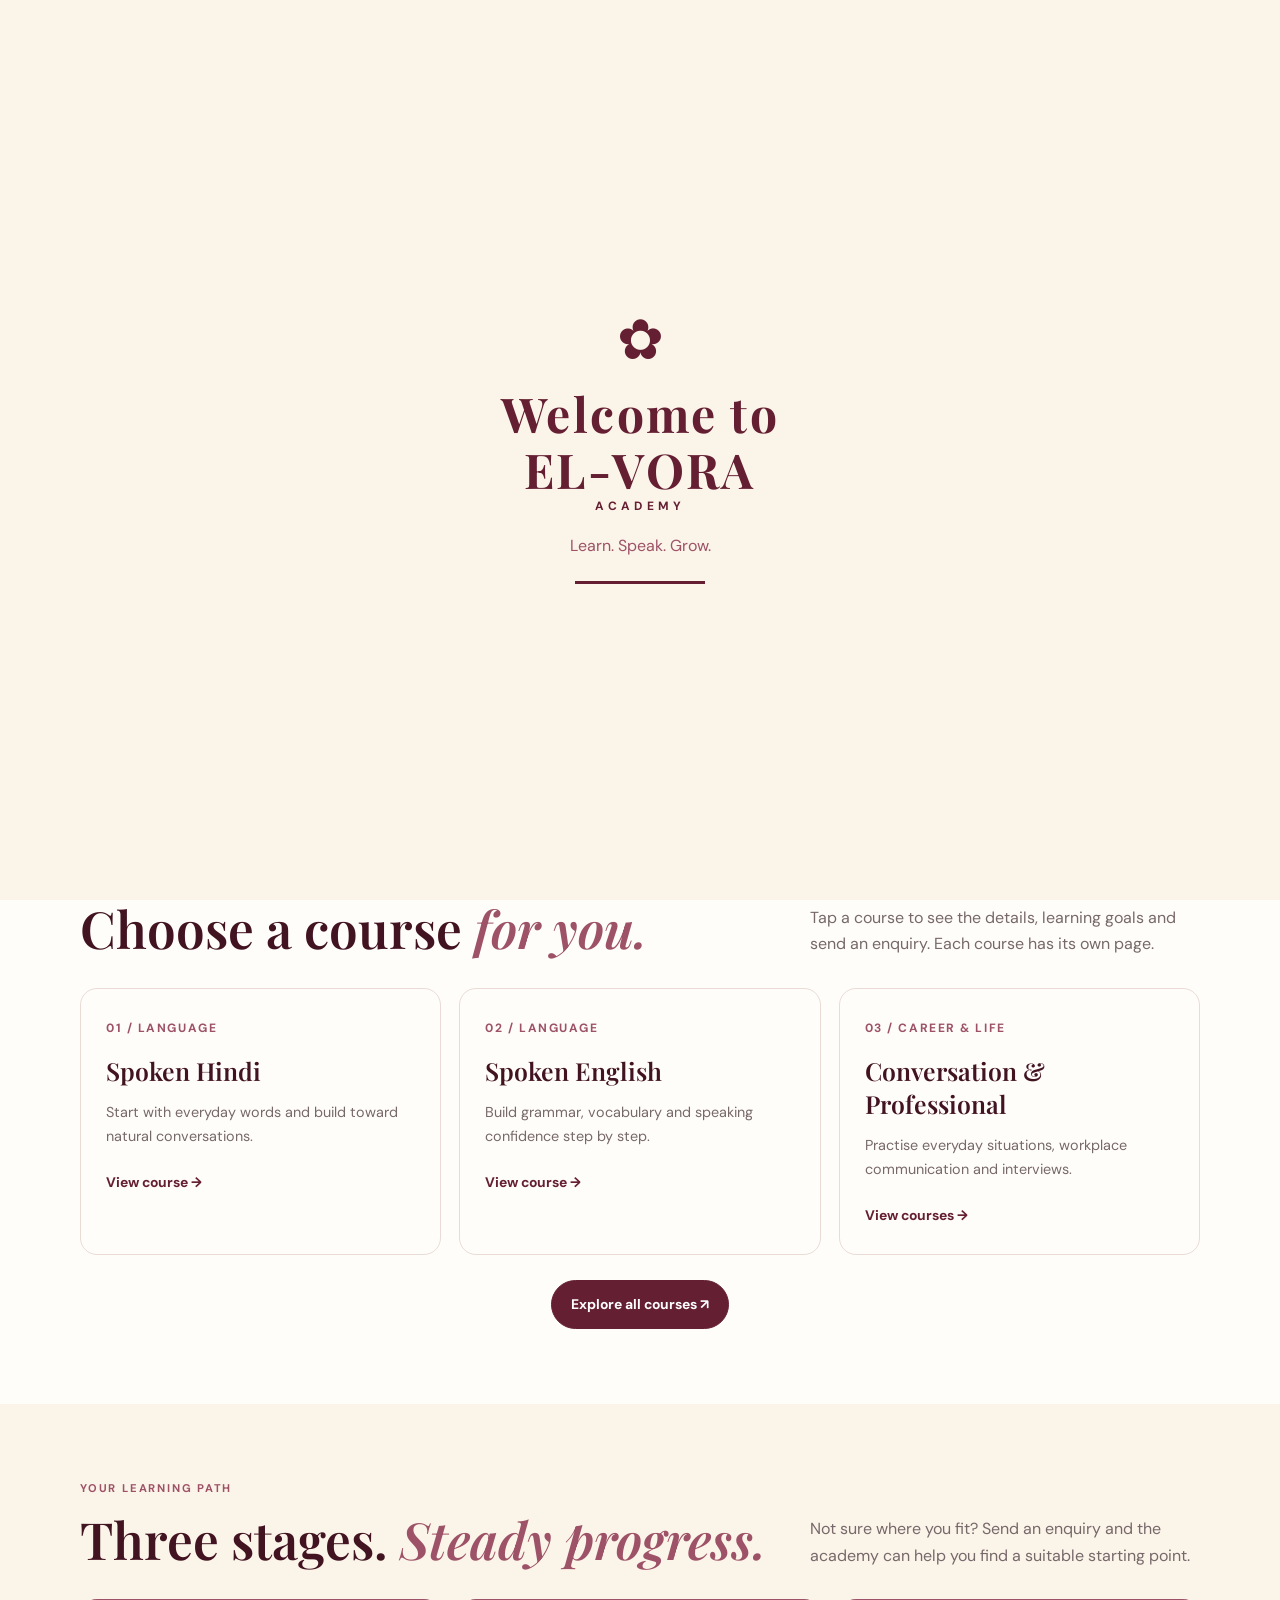
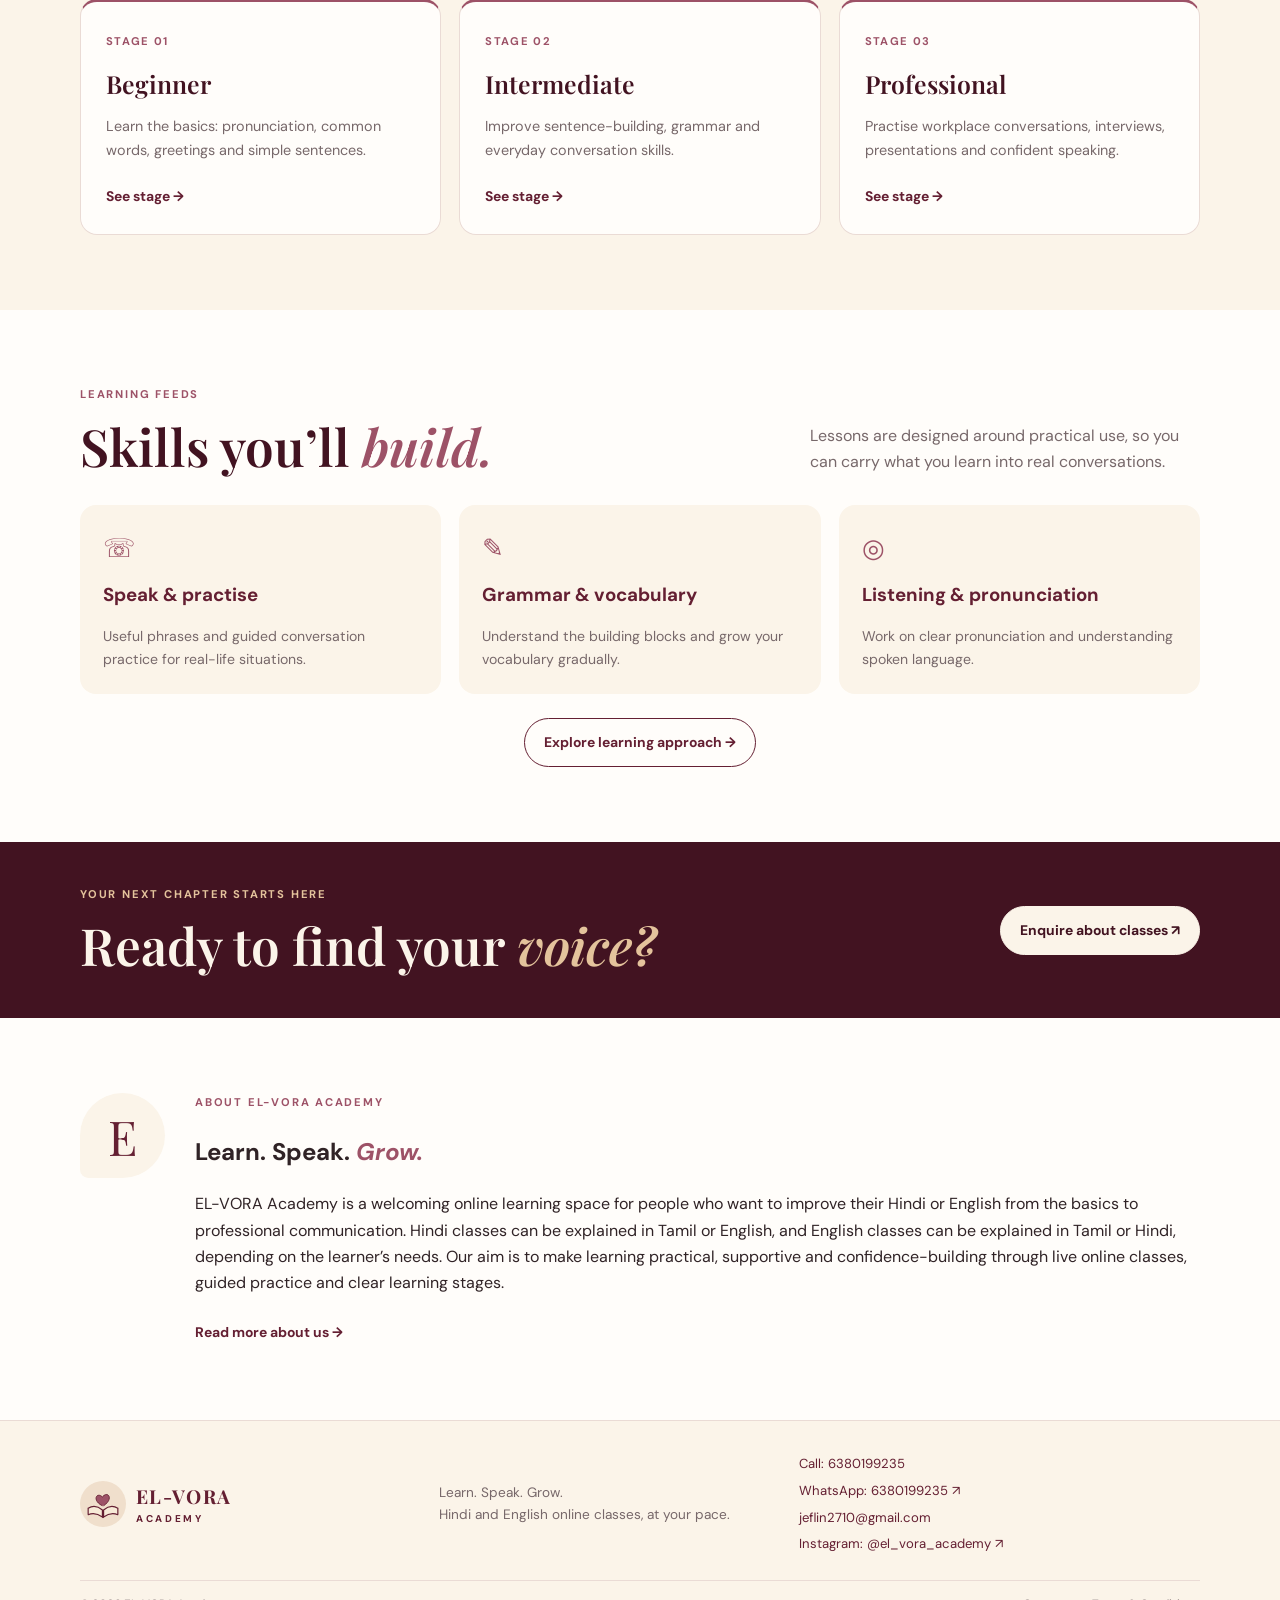
<file: index.html>
<!doctype html><html lang="en"><head><meta charset="utf-8"><meta name="viewport" content="width=device-width,initial-scale=1"><meta name="theme-color" content="#641f32"><meta name="description" content="EL-VORA Academy online Hindi and English classes"><title>EL-VORA Academy | Learn. Speak. Grow.</title><link rel="stylesheet" href="style.css"></head><body><div class="splash" id="splash"><div class="splash-inner"><div class="splash-logo">✿</div><div class="splash-name" style="font-size:3rem;font-weight:700;letter-spacing:.05em;line-height:1.15">Welcome to<br>EL-VORA</div><div class="splash-sub">ACADEMY</div><p>Learn. Speak. Grow.</p><div class="bar"><span></span></div></div></div><script>try{if(!sessionStorage.getItem('elvoraSplashSeen')){document.documentElement.classList.add('show-splash');setTimeout(()=>{document.getElementById('splash')?.remove();document.documentElement.classList.remove('show-splash');sessionStorage.setItem('elvoraSplashSeen','1')},2000)}else{document.getElementById('splash')?.remove()}}catch(e){document.getElementById('splash')?.remove()}</script><div class="announcement">Live online classes · Hindi & English with Tamil support</div><header class="header"><a class="brand" href="index.html"><svg viewBox="0 0 64 64" aria-hidden="true"><path d="M7 39 Q19 32 31 42 L31 54 Q19 45 7 50Z" fill="#f7ead7" stroke="#641f32" stroke-width="2"/><path d="M57 39Q45 32 33 42V54Q45 45 57 50Z" fill="#f7ead7" stroke="#641f32" stroke-width="2"/><path d="M32 42V55" stroke="#641f32" stroke-width="2"/><path d="M31 35C13 26 21 11 31 20C40 9 51 23 33 35" fill="#9d5267" stroke="#641f32" stroke-width="1.5"/></svg><span><strong>EL-VORA</strong><small>ACADEMY</small></span></a><button class="menu" id="menu" aria-label="Toggle menu">☰</button><nav class="nav" id="nav"><a href="courses.html">Courses</a><a href="levels.html">Learning stages</a><a href="learning.html">Learning feeds</a><a href="why-us.html">Why EL-VORA</a><a href="about.html">About</a><a href="contact.html">Contact</a><a class="pill" href="enquire.html">Enquire now ↗</a></nav></header><main>
<section class="wrap hero"><div><div class="eyebrow">YOUR LANGUAGE JOURNEY STARTS HERE</div><h1>New language.<br><em>New confidence.</em></h1><p>Learn Hindi and English from scratch with friendly online classes and explanations in the language that feels right for you.</p><div class="actions"><a class="btn primary" href="courses.html">Explore courses ↗</a><a class="btn secondary" href="enquire.html">Enquire now</a></div><p><strong>Hindi · English · Tamil support</strong><br><small>Beginner to professional level.</small></p></div><div class="hero-art"><div class="orb"></div><div class="book"><small>EL-VORA LANGUAGE STUDIO</small><div>Learn.<br><em>Speak.</em><br>Grow.</div><b>HINDI · ENGLISH</b></div><div class="float one">✦ <strong>Live online classes</strong></div><div class="float two">✓ Small batches · Personal attention</div></div></section>
<section class="strip"><div><strong>अ · Hindi classes</strong><small>Learn through Tamil or English</small></div><div><strong>Aa · English classes</strong><small>Learn through Tamil or Hindi</small></div><div><strong>◎ Online learning</strong><small>Learn from wherever you are</small></div></section>
<section class="wrap section"><div class="section-heading"><div><div class="eyebrow">EXPLORE YOUR OPTIONS</div><h2>Choose a course <em>for you.</em></h2></div><p>Tap a course to see the details, learning goals and send an enquiry. Each course has its own page.</p></div><div class="grid3"><article class="tile"><span class="num">01 / LANGUAGE</span><h3>Spoken Hindi</h3><p>Start with everyday words and build toward natural conversations.</p><a class="link" href="hindi.html">View course →</a></article><article class="tile"><span class="num">02 / LANGUAGE</span><h3>Spoken English</h3><p>Build grammar, vocabulary and speaking confidence step by step.</p><a class="link" href="english.html">View course →</a></article><article class="tile"><span class="num">03 / CAREER & LIFE</span><h3>Conversation & Professional</h3><p>Practise everyday situations, workplace communication and interviews.</p><a class="link" href="professional-communication.html">View courses →</a></article></div><div style="text-align:center;margin-top:25px"><a class="btn primary" href="courses.html">Explore all courses ↗</a></div></section>
<section class="stages"><div class="wrap section"><div class="section-heading"><div><div class="eyebrow">YOUR LEARNING PATH</div><h2>Three stages. <em>Steady progress.</em></h2></div><p>Not sure where you fit? Send an enquiry and the academy can help you find a suitable starting point.</p></div><div class="grid3"><article class="tile stage"><span class="label">STAGE 01</span><h3>Beginner</h3><p>Learn the basics: pronunciation, common words, greetings and simple sentences.</p><a class="link" href="levels.html#beginner">See stage →</a></article><article class="tile stage"><span class="label">STAGE 02</span><h3>Intermediate</h3><p>Improve sentence-building, grammar and everyday conversation skills.</p><a class="link" href="levels.html#intermediate">See stage →</a></article><article class="tile stage"><span class="label">STAGE 03</span><h3>Professional</h3><p>Practise workplace conversations, interviews, presentations and confident speaking.</p><a class="link" href="levels.html#professional">See stage →</a></article></div></div></section>
<section class="wrap section"><div class="section-heading"><div><div class="eyebrow">LEARNING FEEDS</div><h2>Skills you’ll <em>build.</em></h2></div><p>Lessons are designed around practical use, so you can carry what you learn into real conversations.</p></div><div class="feed-grid"><article class="feed"><div class="symbol">☏</div><h3>Speak & practise</h3><p>Useful phrases and guided conversation practice for real-life situations.</p></article><article class="feed"><div class="symbol">✎</div><h3>Grammar & vocabulary</h3><p>Understand the building blocks and grow your vocabulary gradually.</p></article><article class="feed"><div class="symbol">◎</div><h3>Listening & pronunciation</h3><p>Work on clear pronunciation and understanding spoken language.</p></article></div><div style="text-align:center;margin-top:24px"><a class="btn secondary" href="learning.html">Explore learning approach →</a></div></section>
<section class="cta"><div class="wrap cta-inner"><div><div class="eyebrow" style="color:#e4c39c">YOUR NEXT CHAPTER STARTS HERE</div><h2>Ready to find your <em>voice?</em></h2></div><a class="btn" style="background:var(--cream);color:var(--dark);border-color:var(--cream)" href="enquire.html">Enquire about classes ↗</a></div></section>
<section class="wrap section"><div class="about"><div class="about-mark">E</div><div><div class="eyebrow">ABOUT EL-VORA ACADEMY</div><h2>Learn. Speak. <em>Grow.</em></h2><p>EL-VORA Academy is a welcoming online learning space for people who want to improve their Hindi or English from the basics to professional communication. Hindi classes can be explained in Tamil or English, and English classes can be explained in Tamil or Hindi, depending on the learner’s needs. Our aim is to make learning practical, supportive and confidence-building through live online classes, guided practice and clear learning stages.</p><a class="link" href="about.html">Read more about us →</a></div></div></section>
</main><footer><div class="footer-main"><a class="brand" href="index.html"><svg viewBox="0 0 64 64" aria-hidden="true"><path d="M7 39 Q19 32 31 42 L31 54 Q19 45 7 50Z" fill="#f7ead7" stroke="#641f32" stroke-width="2"/><path d="M57 39Q45 32 33 42V54Q45 45 57 50Z" fill="#f7ead7" stroke="#641f32" stroke-width="2"/><path d="M32 42V55" stroke="#641f32" stroke-width="2"/><path d="M31 35C13 26 21 11 31 20C40 9 51 23 33 35" fill="#9d5267" stroke="#641f32" stroke-width="1.5"/></svg><span><strong>EL-VORA</strong><small>ACADEMY</small></span></a><p>Learn. Speak. Grow.<br>Hindi and English online classes, at your pace.</p><div class="footer-links"><a href="tel:6380199235">Call: 6380199235</a><a href="https://wa.me/916380199235" target="_blank" rel="noopener">WhatsApp: 6380199235 ↗</a><a href="mailto:jeflin2710@gmail.com">jeflin2710@gmail.com</a><a href="https://instagram.com/el_vora_academy" target="_blank" rel="noopener">Instagram: @el_vora_academy ↗</a></div></div><div class="footer-bottom"><span>© <span class="year"></span> EL-VORA Academy</span><span class="footer-policy"><a href="contact.html">Contact us</a> · <a href="terms.html">Terms &amp; Conditions</a></span></div></footer><script>document.getElementById('menu')?.addEventListener('click',()=>document.getElementById('nav').classList.toggle('open'));document.querySelectorAll('.year').forEach(x=>x.textContent=new Date().getFullYear());</script></body></html>
</file>
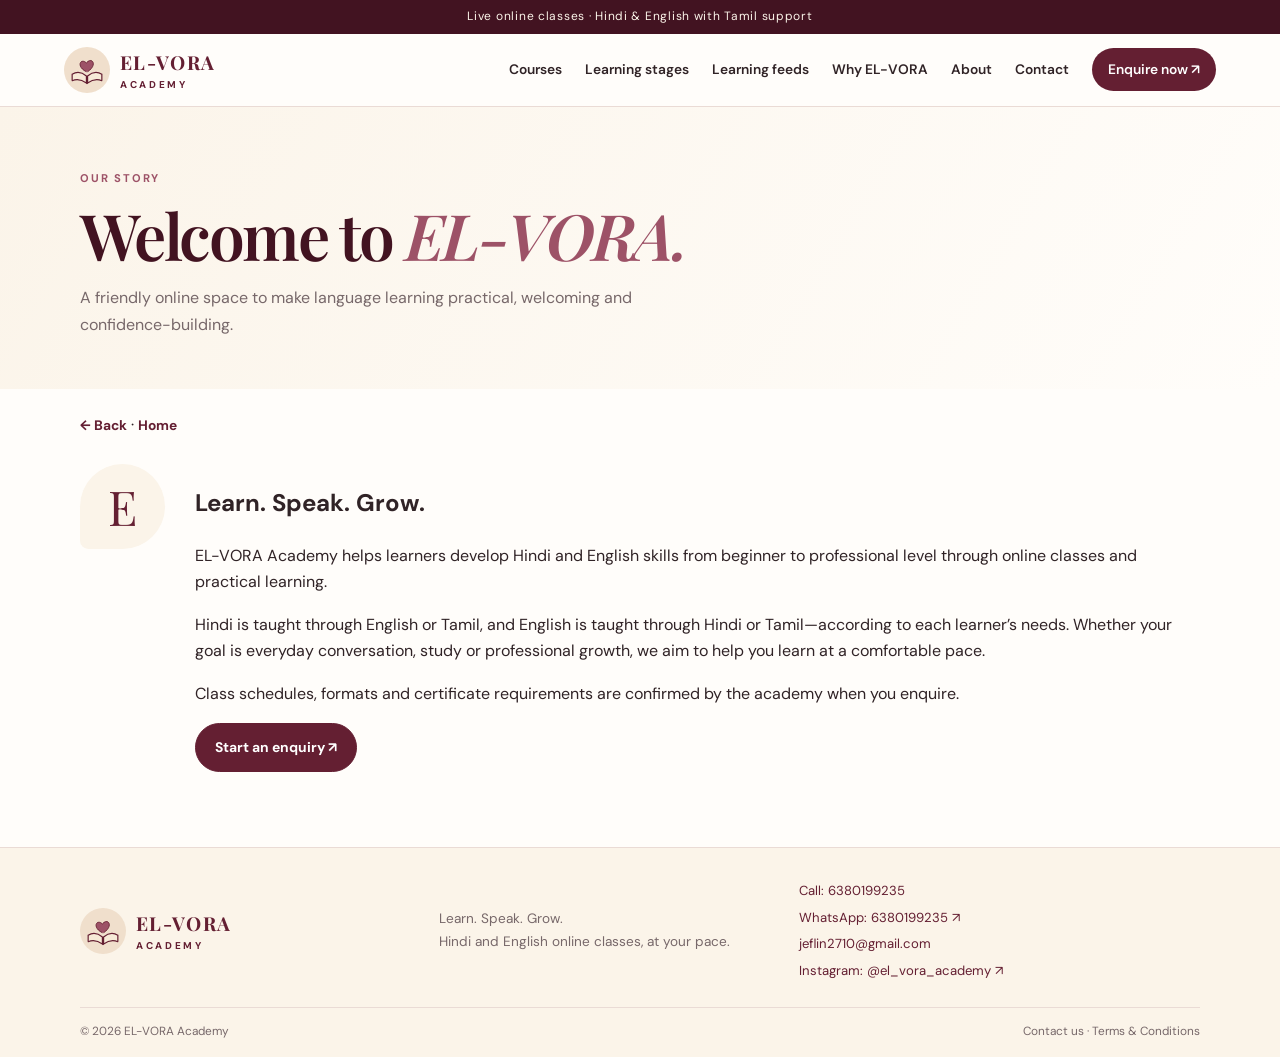
<file: about.html>
<!doctype html><html lang="en"><head><meta charset="utf-8"><meta name="viewport" content="width=device-width,initial-scale=1"><meta name="theme-color" content="#641f32"><meta name="description" content="EL-VORA Academy online Hindi and English classes"><title>About EL-VORA | EL-VORA Academy</title><link rel="stylesheet" href="style.css"></head><body><div class="announcement">Live online classes · Hindi & English with Tamil support</div><header class="header"><a class="brand" href="index.html"><svg viewBox="0 0 64 64" aria-hidden="true"><path d="M7 39 Q19 32 31 42 L31 54 Q19 45 7 50Z" fill="#f7ead7" stroke="#641f32" stroke-width="2"/><path d="M57 39Q45 32 33 42V54Q45 45 57 50Z" fill="#f7ead7" stroke="#641f32" stroke-width="2"/><path d="M32 42V55" stroke="#641f32" stroke-width="2"/><path d="M31 35C13 26 21 11 31 20C40 9 51 23 33 35" fill="#9d5267" stroke="#641f32" stroke-width="1.5"/></svg><span><strong>EL-VORA</strong><small>ACADEMY</small></span></a><button class="menu" id="menu" aria-label="Toggle menu">☰</button><nav class="nav" id="nav"><a href="courses.html">Courses</a><a href="levels.html">Learning stages</a><a href="learning.html">Learning feeds</a><a href="why-us.html">Why EL-VORA</a><a href="about.html">About</a><a href="contact.html">Contact</a><a class="pill" href="enquire.html">Enquire now ↗</a></nav></header><main><section class="page-hero"><div class="wrap"><div class="eyebrow">OUR STORY</div><h1>Welcome to <em>EL-VORA.</em></h1><p>A friendly online space to make language learning practical, welcoming and confidence-building.</p></div></section><div class="wrap"><a class="back" href="javascript:history.back()" onclick="if(history.length<2)location.href='index.html'">← Back</a> · <a class="back" href="index.html">Home</a></div><section class="wrap page-content"><div class="about"><div class="about-mark">E</div><div><h2>Learn. Speak. Grow.</h2><p>EL-VORA Academy helps learners develop Hindi and English skills from beginner to professional level through online classes and practical learning.</p><p>Hindi is taught through English or Tamil, and English is taught through Hindi or Tamil—according to each learner’s needs. Whether your goal is everyday conversation, study or professional growth, we aim to help you learn at a comfortable pace.</p><p>Class schedules, formats and certificate requirements are confirmed by the academy when you enquire.</p><a class="btn primary" href="enquire.html">Start an enquiry ↗</a></div></div></section></main><footer><div class="footer-main"><a class="brand" href="index.html"><svg viewBox="0 0 64 64" aria-hidden="true"><path d="M7 39 Q19 32 31 42 L31 54 Q19 45 7 50Z" fill="#f7ead7" stroke="#641f32" stroke-width="2"/><path d="M57 39Q45 32 33 42V54Q45 45 57 50Z" fill="#f7ead7" stroke="#641f32" stroke-width="2"/><path d="M32 42V55" stroke="#641f32" stroke-width="2"/><path d="M31 35C13 26 21 11 31 20C40 9 51 23 33 35" fill="#9d5267" stroke="#641f32" stroke-width="1.5"/></svg><span><strong>EL-VORA</strong><small>ACADEMY</small></span></a><p>Learn. Speak. Grow.<br>Hindi and English online classes, at your pace.</p><div class="footer-links"><a href="tel:6380199235">Call: 6380199235</a><a href="https://wa.me/916380199235" target="_blank" rel="noopener">WhatsApp: 6380199235 ↗</a><a href="mailto:jeflin2710@gmail.com">jeflin2710@gmail.com</a><a href="https://instagram.com/el_vora_academy" target="_blank" rel="noopener">Instagram: @el_vora_academy ↗</a></div></div><div class="footer-bottom"><span>© <span class="year"></span> EL-VORA Academy</span><span class="footer-policy"><a href="contact.html">Contact us</a> · <a href="terms.html">Terms &amp; Conditions</a></span></div></footer><script>document.getElementById('menu')?.addEventListener('click',()=>document.getElementById('nav').classList.toggle('open'));document.querySelectorAll('.year').forEach(x=>x.textContent=new Date().getFullYear());</script></body></html>
</file>
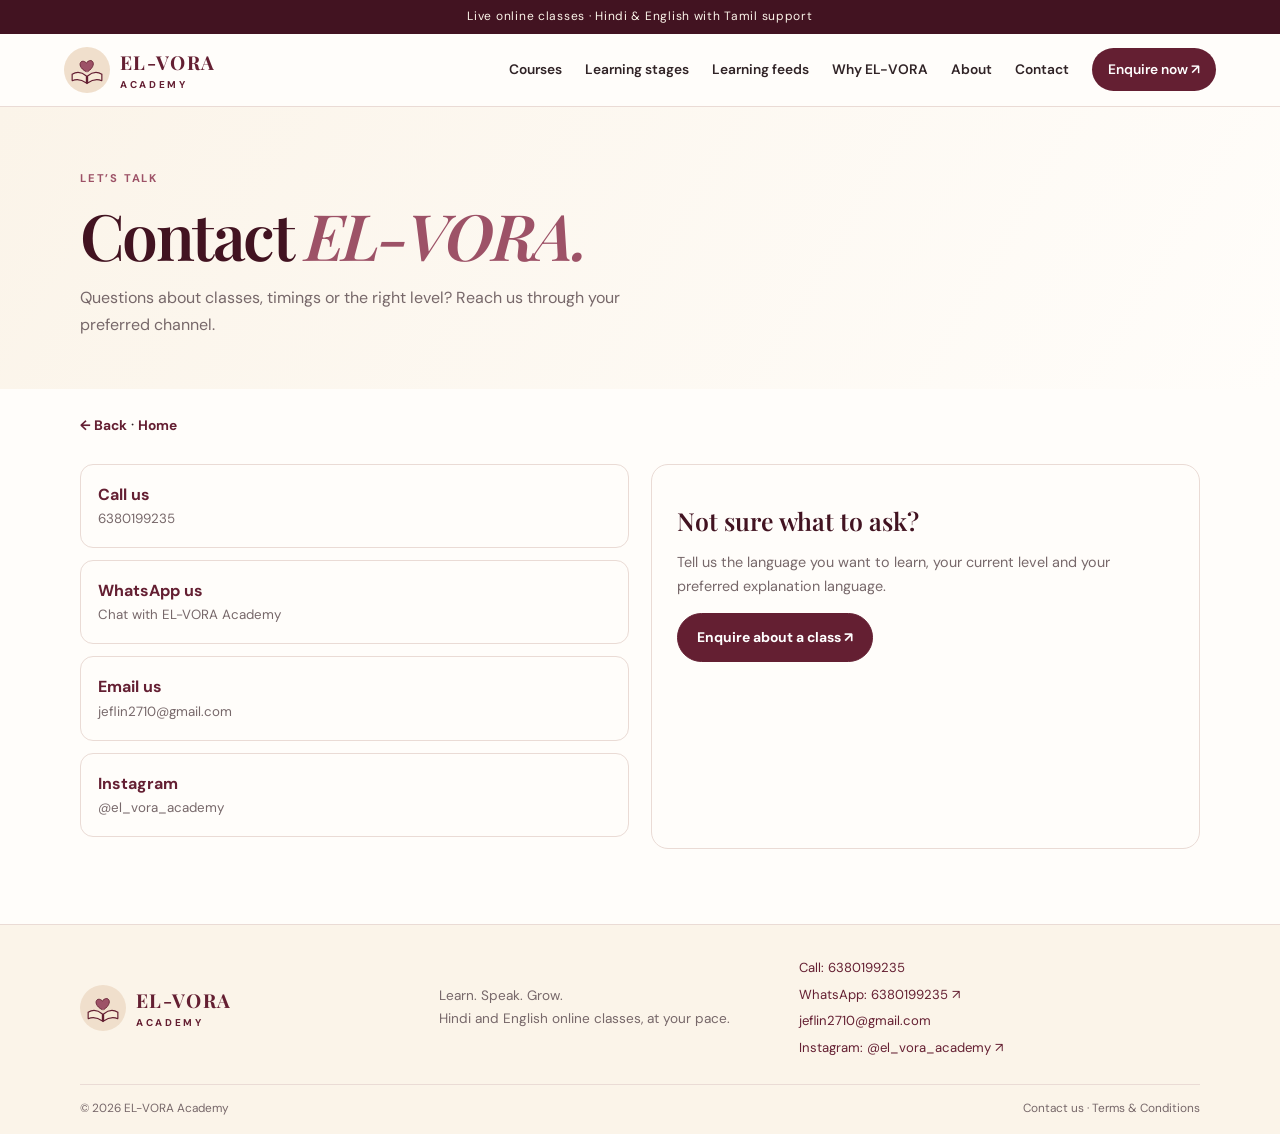
<file: contact.html>
<!doctype html><html lang="en"><head><meta charset="utf-8"><meta name="viewport" content="width=device-width,initial-scale=1"><meta name="theme-color" content="#641f32"><meta name="description" content="EL-VORA Academy online Hindi and English classes"><title>Contact | EL-VORA Academy</title><link rel="stylesheet" href="style.css"></head><body><div class="announcement">Live online classes · Hindi & English with Tamil support</div><header class="header"><a class="brand" href="index.html"><svg viewBox="0 0 64 64" aria-hidden="true"><path d="M7 39 Q19 32 31 42 L31 54 Q19 45 7 50Z" fill="#f7ead7" stroke="#641f32" stroke-width="2"/><path d="M57 39Q45 32 33 42V54Q45 45 57 50Z" fill="#f7ead7" stroke="#641f32" stroke-width="2"/><path d="M32 42V55" stroke="#641f32" stroke-width="2"/><path d="M31 35C13 26 21 11 31 20C40 9 51 23 33 35" fill="#9d5267" stroke="#641f32" stroke-width="1.5"/></svg><span><strong>EL-VORA</strong><small>ACADEMY</small></span></a><button class="menu" id="menu" aria-label="Toggle menu">☰</button><nav class="nav" id="nav"><a href="courses.html">Courses</a><a href="levels.html">Learning stages</a><a href="learning.html">Learning feeds</a><a href="why-us.html">Why EL-VORA</a><a href="about.html">About</a><a href="contact.html">Contact</a><a class="pill" href="enquire.html">Enquire now ↗</a></nav></header><main><section class="page-hero"><div class="wrap"><div class="eyebrow">LET’S TALK</div><h1>Contact <em>EL-VORA.</em></h1><p>Questions about classes, timings or the right level? Reach us through your preferred channel.</p></div></section><div class="wrap"><a class="back" href="javascript:history.back()" onclick="if(history.length<2)location.href='index.html'">← Back</a> · <a class="back" href="index.html">Home</a></div><section class="wrap page-content"><div class="contact-grid"><div><a class="contact-method" href="tel:6380199235"><strong>Call us</strong><small>6380199235</small></a><a class="contact-method" href="https://wa.me/916380199235?text=Hello%20EL-VORA%20Academy%2C%20I%20would%20like%20to%20enquire%20about%20classes." target="_blank" rel="noopener"><strong>WhatsApp us</strong><small>Chat with EL-VORA Academy</small></a><a class="contact-method" href="mailto:jeflin2710@gmail.com"><strong>Email us</strong><small>jeflin2710@gmail.com</small></a><a class="contact-method" href="https://instagram.com/el_vora_academy" target="_blank" rel="noopener"><strong>Instagram</strong><small>@el_vora_academy</small></a></div><div class="card"><h3>Not sure what to ask?</h3><p>Tell us the language you want to learn, your current level and your preferred explanation language.</p><a class="btn primary" href="enquire.html">Enquire about a class ↗</a></div></div></section></main><footer><div class="footer-main"><a class="brand" href="index.html"><svg viewBox="0 0 64 64" aria-hidden="true"><path d="M7 39 Q19 32 31 42 L31 54 Q19 45 7 50Z" fill="#f7ead7" stroke="#641f32" stroke-width="2"/><path d="M57 39Q45 32 33 42V54Q45 45 57 50Z" fill="#f7ead7" stroke="#641f32" stroke-width="2"/><path d="M32 42V55" stroke="#641f32" stroke-width="2"/><path d="M31 35C13 26 21 11 31 20C40 9 51 23 33 35" fill="#9d5267" stroke="#641f32" stroke-width="1.5"/></svg><span><strong>EL-VORA</strong><small>ACADEMY</small></span></a><p>Learn. Speak. Grow.<br>Hindi and English online classes, at your pace.</p><div class="footer-links"><a href="tel:6380199235">Call: 6380199235</a><a href="https://wa.me/916380199235" target="_blank" rel="noopener">WhatsApp: 6380199235 ↗</a><a href="mailto:jeflin2710@gmail.com">jeflin2710@gmail.com</a><a href="https://instagram.com/el_vora_academy" target="_blank" rel="noopener">Instagram: @el_vora_academy ↗</a></div></div><div class="footer-bottom"><span>© <span class="year"></span> EL-VORA Academy</span><span class="footer-policy"><a href="contact.html">Contact us</a> · <a href="terms.html">Terms &amp; Conditions</a></span></div></footer><script>document.getElementById('menu')?.addEventListener('click',()=>document.getElementById('nav').classList.toggle('open'));document.querySelectorAll('.year').forEach(x=>x.textContent=new Date().getFullYear());</script></body></html>
</file>
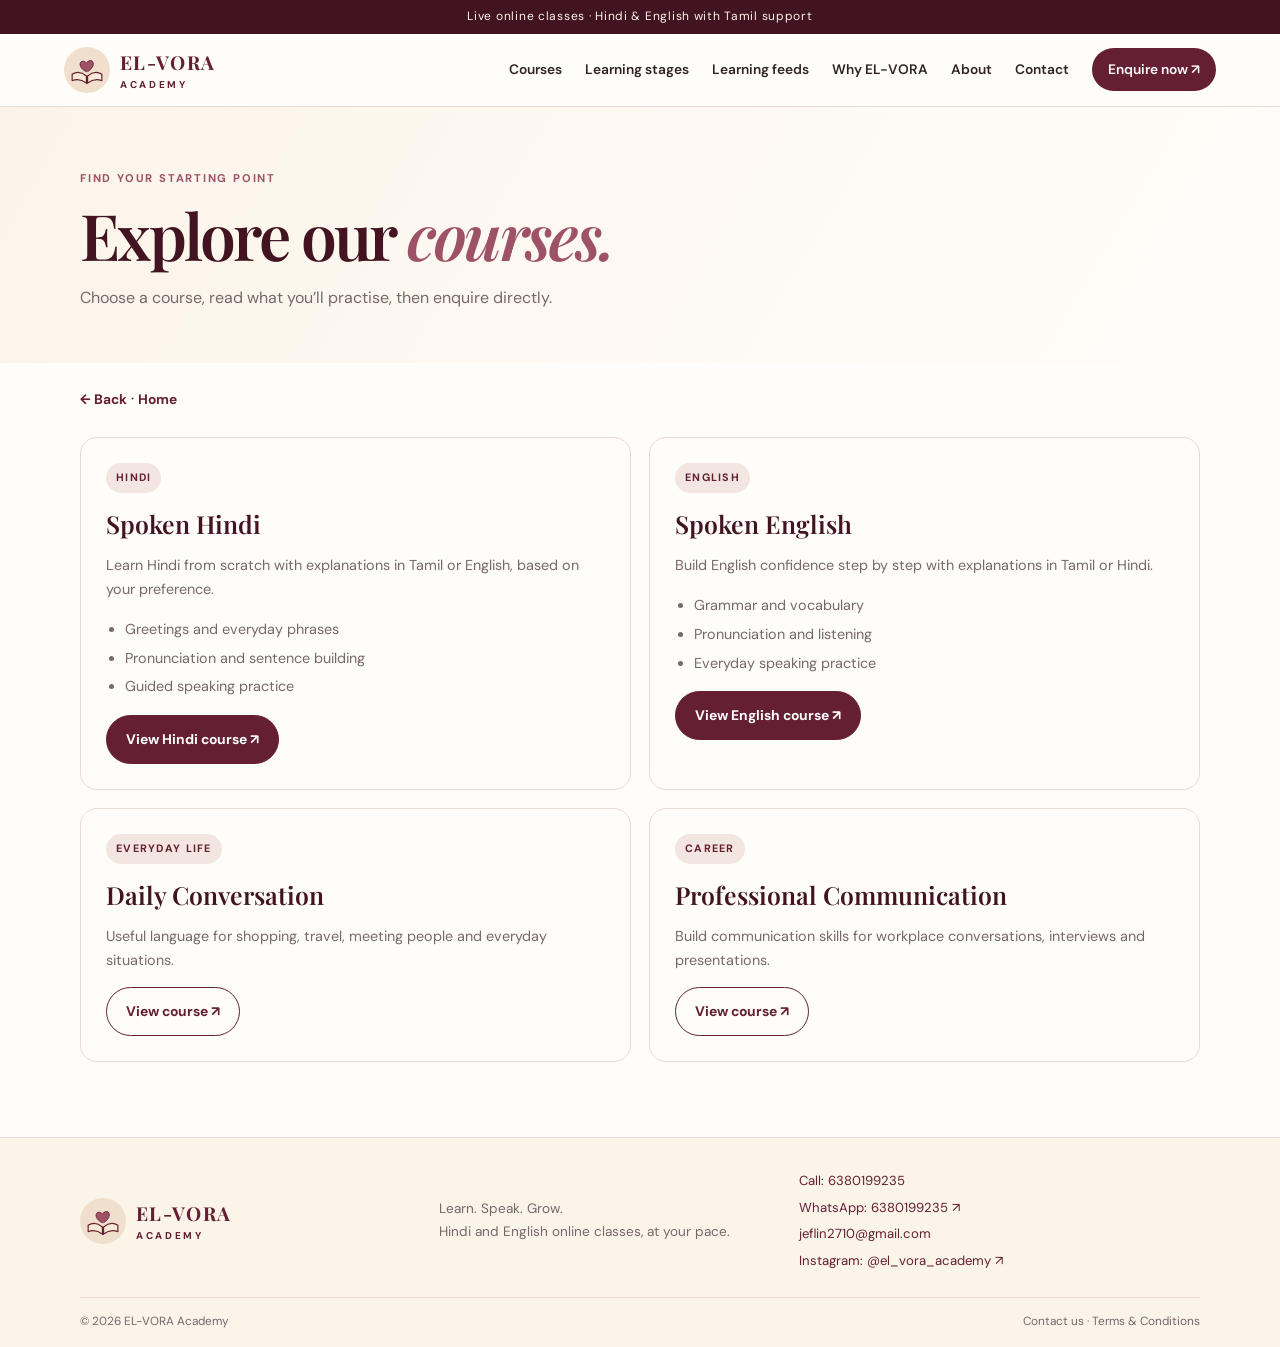
<file: courses.html>
<!doctype html><html lang="en"><head><meta charset="utf-8"><meta name="viewport" content="width=device-width,initial-scale=1"><meta name="theme-color" content="#641f32"><meta name="description" content="EL-VORA Academy online Hindi and English classes"><title>Explore Courses | EL-VORA Academy</title><link rel="stylesheet" href="style.css"></head><body><div class="announcement">Live online classes · Hindi & English with Tamil support</div><header class="header"><a class="brand" href="index.html"><svg viewBox="0 0 64 64" aria-hidden="true"><path d="M7 39 Q19 32 31 42 L31 54 Q19 45 7 50Z" fill="#f7ead7" stroke="#641f32" stroke-width="2"/><path d="M57 39Q45 32 33 42V54Q45 45 57 50Z" fill="#f7ead7" stroke="#641f32" stroke-width="2"/><path d="M32 42V55" stroke="#641f32" stroke-width="2"/><path d="M31 35C13 26 21 11 31 20C40 9 51 23 33 35" fill="#9d5267" stroke="#641f32" stroke-width="1.5"/></svg><span><strong>EL-VORA</strong><small>ACADEMY</small></span></a><button class="menu" id="menu" aria-label="Toggle menu">☰</button><nav class="nav" id="nav"><a href="courses.html">Courses</a><a href="levels.html">Learning stages</a><a href="learning.html">Learning feeds</a><a href="why-us.html">Why EL-VORA</a><a href="about.html">About</a><a href="contact.html">Contact</a><a class="pill" href="enquire.html">Enquire now ↗</a></nav></header><main><section class="page-hero"><div class="wrap"><div class="eyebrow">FIND YOUR STARTING POINT</div><h1>Explore our <em>courses.</em></h1><p>Choose a course, read what you’ll practise, then enquire directly.</p></div></section><div class="wrap"><a class="back" href="javascript:history.back()" onclick="if(history.length<2)location.href='index.html'">← Back</a> · <a class="back" href="index.html">Home</a></div><section class="wrap page-content"><div class="course-grid"><article class="card" id="hindi"><span class="tag">HINDI</span><h3>Spoken Hindi</h3><p>Learn Hindi from scratch with explanations in Tamil or English, based on your preference.</p><ul><li>Greetings and everyday phrases</li><li>Pronunciation and sentence building</li><li>Guided speaking practice</li></ul><a class="btn primary" href="hindi.html">View Hindi course ↗</a></article><article class="card" id="english"><span class="tag">ENGLISH</span><h3>Spoken English</h3><p>Build English confidence step by step with explanations in Tamil or Hindi.</p><ul><li>Grammar and vocabulary</li><li>Pronunciation and listening</li><li>Everyday speaking practice</li></ul><a class="btn primary" href="english.html">View English course ↗</a></article><article class="card"><span class="tag">EVERYDAY LIFE</span><h3>Daily Conversation</h3><p>Useful language for shopping, travel, meeting people and everyday situations.</p><a class="btn secondary" href="daily-conversation.html">View course ↗</a></article><article class="card" id="professional"><span class="tag">CAREER</span><h3>Professional Communication</h3><p>Build communication skills for workplace conversations, interviews and presentations.</p><a class="btn secondary" href="professional-communication.html">View course ↗</a></article></div></section></main><footer><div class="footer-main"><a class="brand" href="index.html"><svg viewBox="0 0 64 64" aria-hidden="true"><path d="M7 39 Q19 32 31 42 L31 54 Q19 45 7 50Z" fill="#f7ead7" stroke="#641f32" stroke-width="2"/><path d="M57 39Q45 32 33 42V54Q45 45 57 50Z" fill="#f7ead7" stroke="#641f32" stroke-width="2"/><path d="M32 42V55" stroke="#641f32" stroke-width="2"/><path d="M31 35C13 26 21 11 31 20C40 9 51 23 33 35" fill="#9d5267" stroke="#641f32" stroke-width="1.5"/></svg><span><strong>EL-VORA</strong><small>ACADEMY</small></span></a><p>Learn. Speak. Grow.<br>Hindi and English online classes, at your pace.</p><div class="footer-links"><a href="tel:6380199235">Call: 6380199235</a><a href="https://wa.me/916380199235" target="_blank" rel="noopener">WhatsApp: 6380199235 ↗</a><a href="mailto:jeflin2710@gmail.com">jeflin2710@gmail.com</a><a href="https://instagram.com/el_vora_academy" target="_blank" rel="noopener">Instagram: @el_vora_academy ↗</a></div></div><div class="footer-bottom"><span>© <span class="year"></span> EL-VORA Academy</span><span class="footer-policy"><a href="contact.html">Contact us</a> · <a href="terms.html">Terms &amp; Conditions</a></span></div></footer><script>document.getElementById('menu')?.addEventListener('click',()=>document.getElementById('nav').classList.toggle('open'));document.querySelectorAll('.year').forEach(x=>x.textContent=new Date().getFullYear());</script></body></html>
</file>
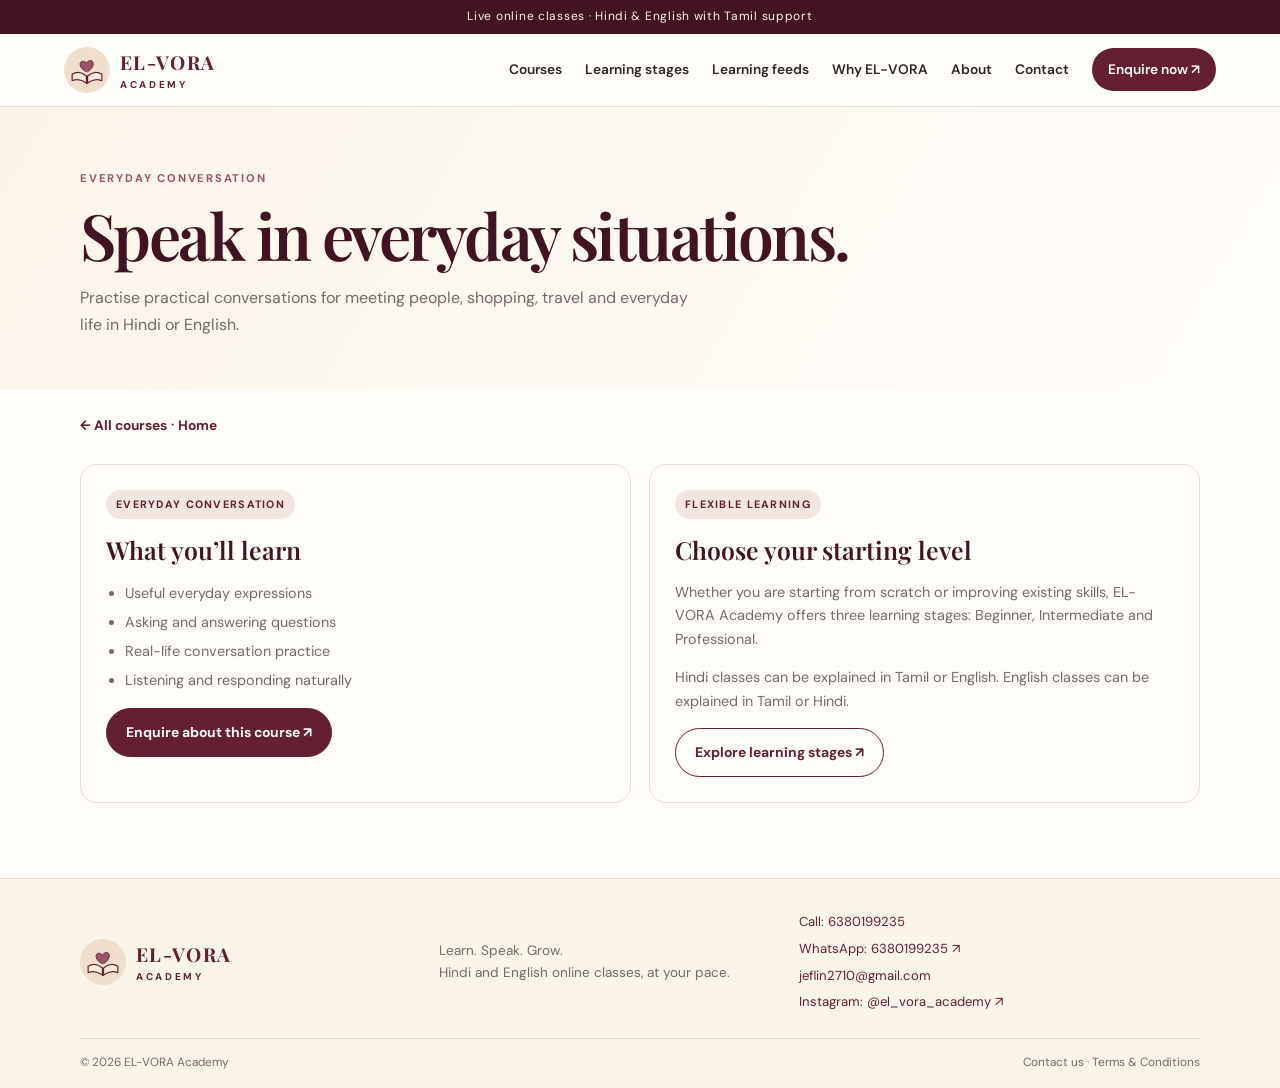
<file: daily-conversation.html>
<!doctype html><html lang="en"><head><meta charset="utf-8"><meta name="viewport" content="width=device-width,initial-scale=1"><meta name="theme-color" content="#641f32"><meta name="description" content="EL-VORA Academy online Hindi and English classes"><title>Daily Conversation | EL-VORA Academy</title><link rel="stylesheet" href="style.css"></head><body><div class="announcement">Live online classes · Hindi & English with Tamil support</div><header class="header"><a class="brand" href="index.html"><svg viewBox="0 0 64 64" aria-hidden="true"><path d="M7 39 Q19 32 31 42 L31 54 Q19 45 7 50Z" fill="#f7ead7" stroke="#641f32" stroke-width="2"/><path d="M57 39Q45 32 33 42V54Q45 45 57 50Z" fill="#f7ead7" stroke="#641f32" stroke-width="2"/><path d="M32 42V55" stroke="#641f32" stroke-width="2"/><path d="M31 35C13 26 21 11 31 20C40 9 51 23 33 35" fill="#9d5267" stroke="#641f32" stroke-width="1.5"/></svg><span><strong>EL-VORA</strong><small>ACADEMY</small></span></a><button class="menu" id="menu" aria-label="Toggle menu">☰</button><nav class="nav" id="nav"><a href="courses.html">Courses</a><a href="levels.html">Learning stages</a><a href="learning.html">Learning feeds</a><a href="why-us.html">Why EL-VORA</a><a href="about.html">About</a><a href="contact.html">Contact</a><a class="pill" href="enquire.html">Enquire now ↗</a></nav></header><main><section class="page-hero"><div class="wrap"><div class="eyebrow">EVERYDAY CONVERSATION</div><h1>Speak in everyday situations.</h1><p>Practise practical conversations for meeting people, shopping, travel and everyday life in Hindi or English.</p></div></section><div class="wrap"><a class="back" href="courses.html">← All courses</a> · <a class="back" href="index.html">Home</a></div><section class="wrap page-content"><div class="course-grid"><article class="card"><span class="tag">EVERYDAY CONVERSATION</span><h3>What you’ll learn</h3><ul><li>Useful everyday expressions</li><li>Asking and answering questions</li><li>Real-life conversation practice</li><li>Listening and responding naturally</li></ul><a class="btn primary" href="enquire.html?course=Daily%20Conversation">Enquire about this course ↗</a></article><article class="card"><span class="tag">FLEXIBLE LEARNING</span><h3>Choose your starting level</h3><p>Whether you are starting from scratch or improving existing skills, EL-VORA Academy offers three learning stages: Beginner, Intermediate and Professional.</p><p>Hindi classes can be explained in Tamil or English. English classes can be explained in Tamil or Hindi.</p><a class="btn secondary" href="levels.html">Explore learning stages ↗</a></article></div></section></main><footer><div class="footer-main"><a class="brand" href="index.html"><svg viewBox="0 0 64 64" aria-hidden="true"><path d="M7 39 Q19 32 31 42 L31 54 Q19 45 7 50Z" fill="#f7ead7" stroke="#641f32" stroke-width="2"/><path d="M57 39Q45 32 33 42V54Q45 45 57 50Z" fill="#f7ead7" stroke="#641f32" stroke-width="2"/><path d="M32 42V55" stroke="#641f32" stroke-width="2"/><path d="M31 35C13 26 21 11 31 20C40 9 51 23 33 35" fill="#9d5267" stroke="#641f32" stroke-width="1.5"/></svg><span><strong>EL-VORA</strong><small>ACADEMY</small></span></a><p>Learn. Speak. Grow.<br>Hindi and English online classes, at your pace.</p><div class="footer-links"><a href="tel:6380199235">Call: 6380199235</a><a href="https://wa.me/916380199235" target="_blank" rel="noopener">WhatsApp: 6380199235 ↗</a><a href="mailto:jeflin2710@gmail.com">jeflin2710@gmail.com</a><a href="https://instagram.com/el_vora_academy" target="_blank" rel="noopener">Instagram: @el_vora_academy ↗</a></div></div><div class="footer-bottom"><span>© <span class="year"></span> EL-VORA Academy</span><span class="footer-policy"><a href="contact.html">Contact us</a> · <a href="terms.html">Terms &amp; Conditions</a></span></div></footer><script>document.getElementById('menu')?.addEventListener('click',()=>document.getElementById('nav').classList.toggle('open'));document.querySelectorAll('.year').forEach(x=>x.textContent=new Date().getFullYear());</script></body></html>
</file>
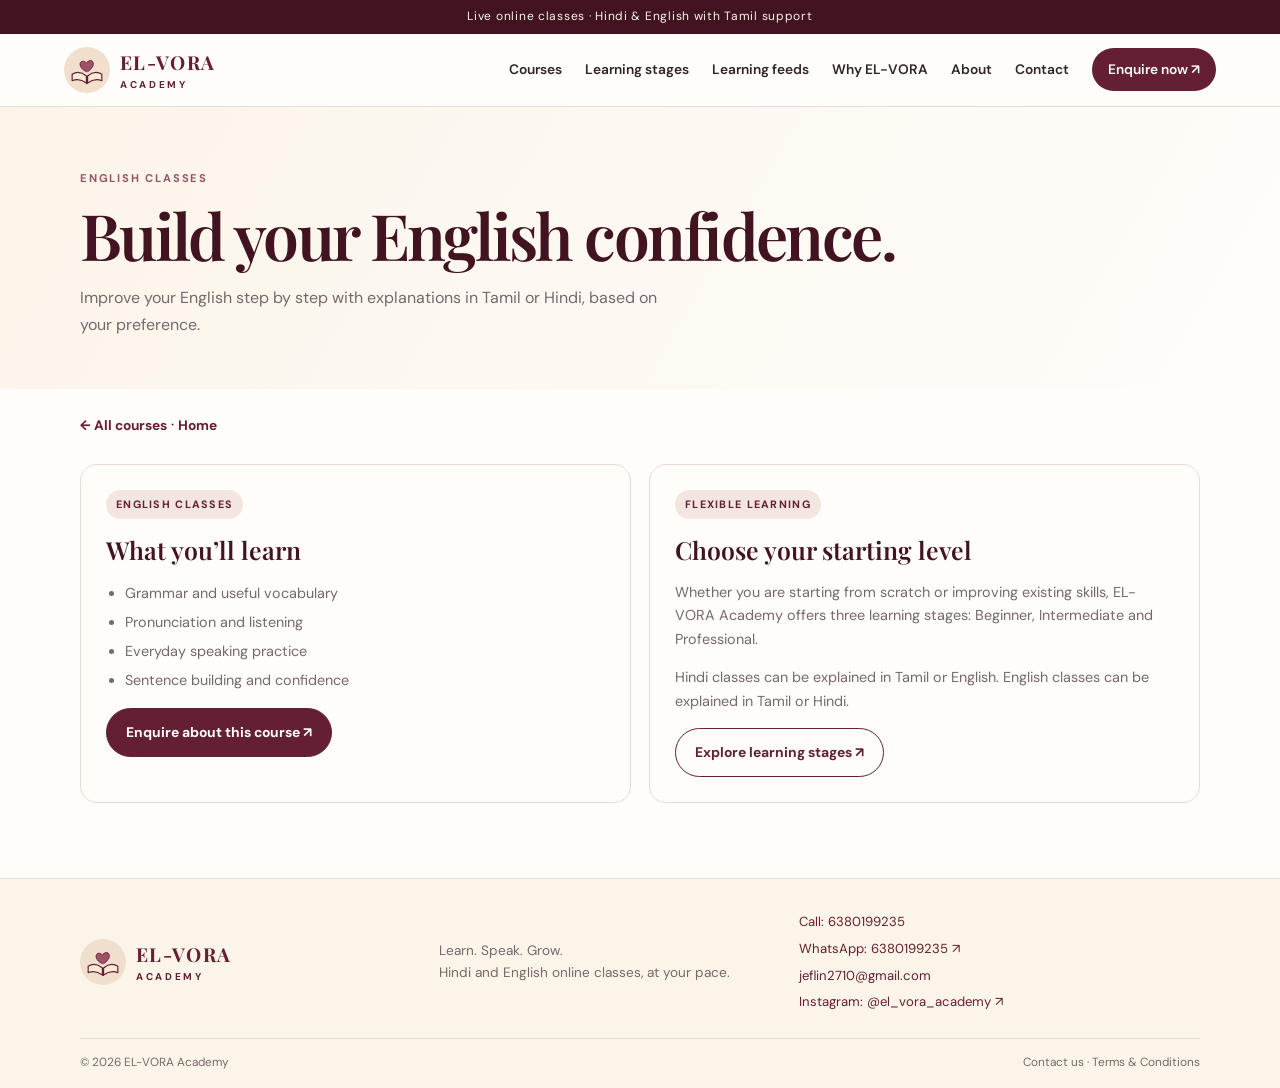
<file: english.html>
<!doctype html><html lang="en"><head><meta charset="utf-8"><meta name="viewport" content="width=device-width,initial-scale=1"><meta name="theme-color" content="#641f32"><meta name="description" content="EL-VORA Academy online Hindi and English classes"><title>Spoken English | EL-VORA Academy</title><link rel="stylesheet" href="style.css"></head><body><div class="announcement">Live online classes · Hindi & English with Tamil support</div><header class="header"><a class="brand" href="index.html"><svg viewBox="0 0 64 64" aria-hidden="true"><path d="M7 39 Q19 32 31 42 L31 54 Q19 45 7 50Z" fill="#f7ead7" stroke="#641f32" stroke-width="2"/><path d="M57 39Q45 32 33 42V54Q45 45 57 50Z" fill="#f7ead7" stroke="#641f32" stroke-width="2"/><path d="M32 42V55" stroke="#641f32" stroke-width="2"/><path d="M31 35C13 26 21 11 31 20C40 9 51 23 33 35" fill="#9d5267" stroke="#641f32" stroke-width="1.5"/></svg><span><strong>EL-VORA</strong><small>ACADEMY</small></span></a><button class="menu" id="menu" aria-label="Toggle menu">☰</button><nav class="nav" id="nav"><a href="courses.html">Courses</a><a href="levels.html">Learning stages</a><a href="learning.html">Learning feeds</a><a href="why-us.html">Why EL-VORA</a><a href="about.html">About</a><a href="contact.html">Contact</a><a class="pill" href="enquire.html">Enquire now ↗</a></nav></header><main><section class="page-hero"><div class="wrap"><div class="eyebrow">ENGLISH CLASSES</div><h1>Build your English confidence.</h1><p>Improve your English step by step with explanations in Tamil or Hindi, based on your preference.</p></div></section><div class="wrap"><a class="back" href="courses.html">← All courses</a> · <a class="back" href="index.html">Home</a></div><section class="wrap page-content"><div class="course-grid"><article class="card"><span class="tag">ENGLISH CLASSES</span><h3>What you’ll learn</h3><ul><li>Grammar and useful vocabulary</li><li>Pronunciation and listening</li><li>Everyday speaking practice</li><li>Sentence building and confidence</li></ul><a class="btn primary" href="enquire.html?course=Spoken%20English">Enquire about this course ↗</a></article><article class="card"><span class="tag">FLEXIBLE LEARNING</span><h3>Choose your starting level</h3><p>Whether you are starting from scratch or improving existing skills, EL-VORA Academy offers three learning stages: Beginner, Intermediate and Professional.</p><p>Hindi classes can be explained in Tamil or English. English classes can be explained in Tamil or Hindi.</p><a class="btn secondary" href="levels.html">Explore learning stages ↗</a></article></div></section></main><footer><div class="footer-main"><a class="brand" href="index.html"><svg viewBox="0 0 64 64" aria-hidden="true"><path d="M7 39 Q19 32 31 42 L31 54 Q19 45 7 50Z" fill="#f7ead7" stroke="#641f32" stroke-width="2"/><path d="M57 39Q45 32 33 42V54Q45 45 57 50Z" fill="#f7ead7" stroke="#641f32" stroke-width="2"/><path d="M32 42V55" stroke="#641f32" stroke-width="2"/><path d="M31 35C13 26 21 11 31 20C40 9 51 23 33 35" fill="#9d5267" stroke="#641f32" stroke-width="1.5"/></svg><span><strong>EL-VORA</strong><small>ACADEMY</small></span></a><p>Learn. Speak. Grow.<br>Hindi and English online classes, at your pace.</p><div class="footer-links"><a href="tel:6380199235">Call: 6380199235</a><a href="https://wa.me/916380199235" target="_blank" rel="noopener">WhatsApp: 6380199235 ↗</a><a href="mailto:jeflin2710@gmail.com">jeflin2710@gmail.com</a><a href="https://instagram.com/el_vora_academy" target="_blank" rel="noopener">Instagram: @el_vora_academy ↗</a></div></div><div class="footer-bottom"><span>© <span class="year"></span> EL-VORA Academy</span><span class="footer-policy"><a href="contact.html">Contact us</a> · <a href="terms.html">Terms &amp; Conditions</a></span></div></footer><script>document.getElementById('menu')?.addEventListener('click',()=>document.getElementById('nav').classList.toggle('open'));document.querySelectorAll('.year').forEach(x=>x.textContent=new Date().getFullYear());</script></body></html>
</file>
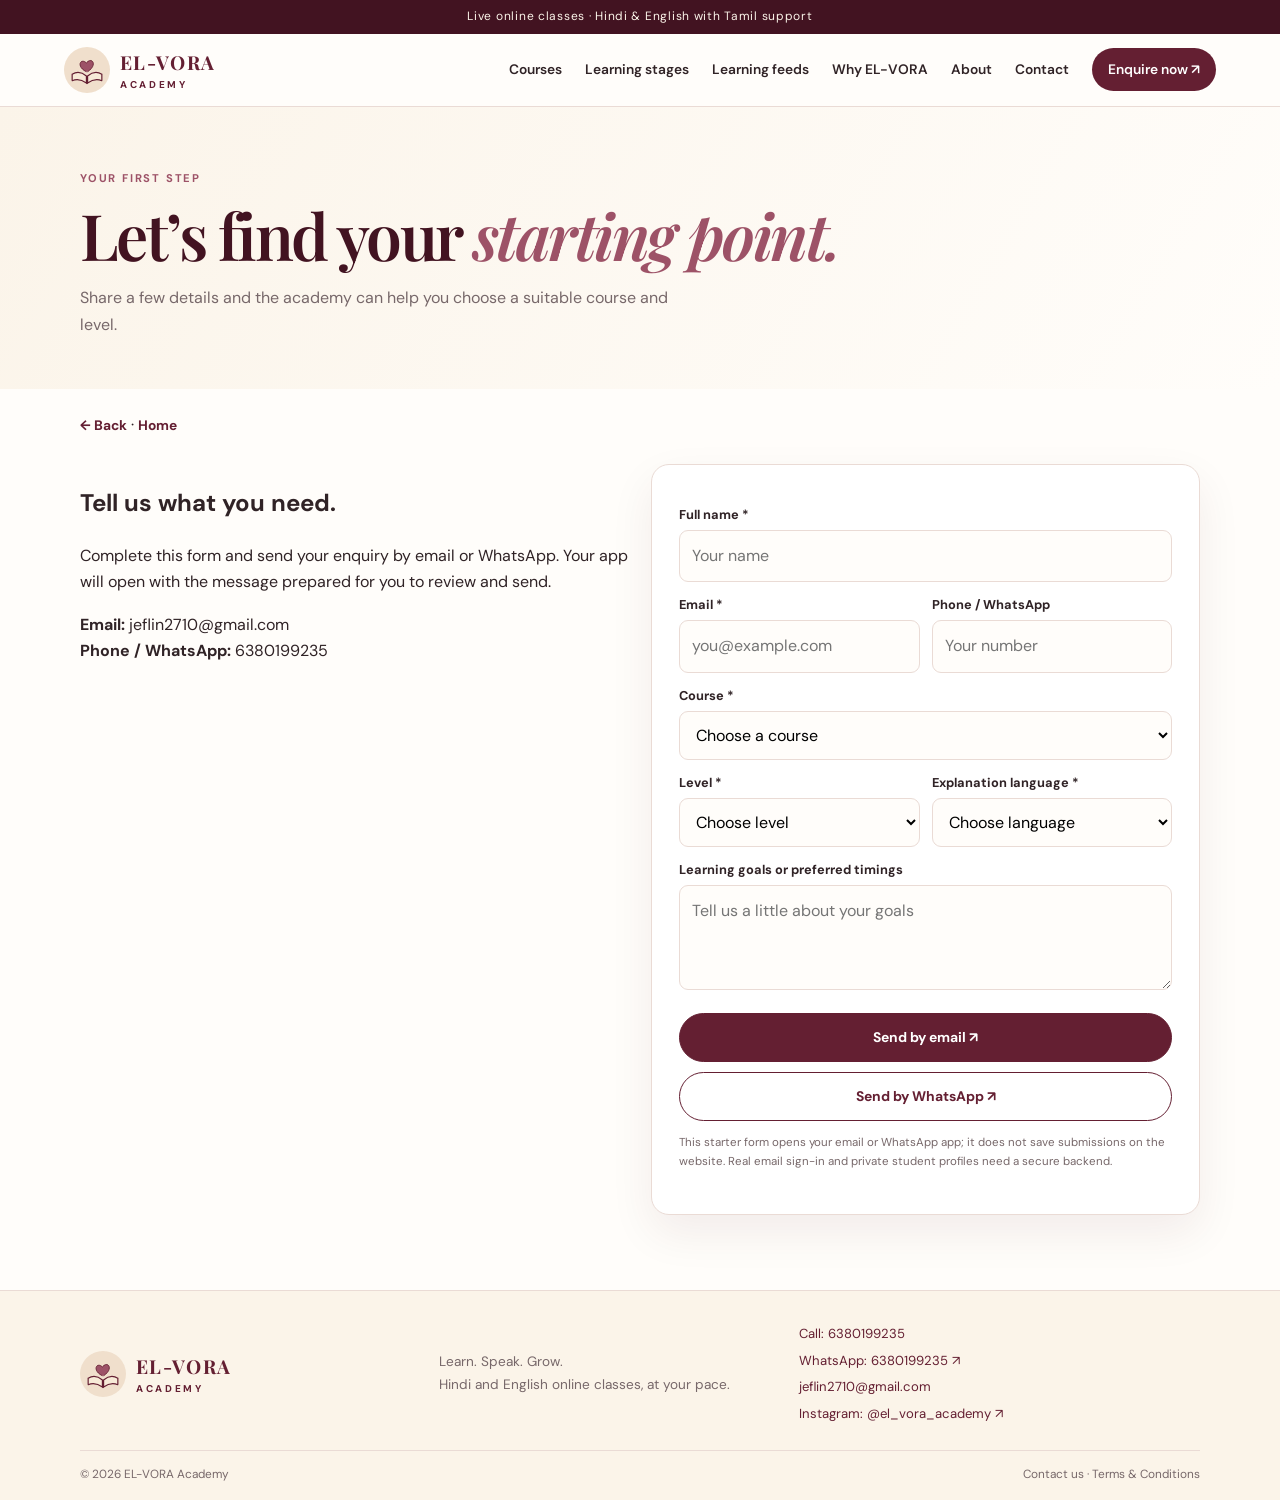
<file: enquire.html>
<!doctype html><html lang="en"><head><meta charset="utf-8"><meta name="viewport" content="width=device-width,initial-scale=1"><meta name="theme-color" content="#641f32"><meta name="description" content="EL-VORA Academy online Hindi and English classes"><title>Course Enquiry | EL-VORA Academy</title><link rel="stylesheet" href="style.css"></head><body><div class="announcement">Live online classes · Hindi & English with Tamil support</div><header class="header"><a class="brand" href="index.html"><svg viewBox="0 0 64 64" aria-hidden="true"><path d="M7 39 Q19 32 31 42 L31 54 Q19 45 7 50Z" fill="#f7ead7" stroke="#641f32" stroke-width="2"/><path d="M57 39Q45 32 33 42V54Q45 45 57 50Z" fill="#f7ead7" stroke="#641f32" stroke-width="2"/><path d="M32 42V55" stroke="#641f32" stroke-width="2"/><path d="M31 35C13 26 21 11 31 20C40 9 51 23 33 35" fill="#9d5267" stroke="#641f32" stroke-width="1.5"/></svg><span><strong>EL-VORA</strong><small>ACADEMY</small></span></a><button class="menu" id="menu" aria-label="Toggle menu">☰</button><nav class="nav" id="nav"><a href="courses.html">Courses</a><a href="levels.html">Learning stages</a><a href="learning.html">Learning feeds</a><a href="why-us.html">Why EL-VORA</a><a href="about.html">About</a><a href="contact.html">Contact</a><a class="pill" href="enquire.html">Enquire now ↗</a></nav></header><main><section class="page-hero"><div class="wrap"><div class="eyebrow">YOUR FIRST STEP</div><h1>Let’s find your <em>starting point.</em></h1><p>Share a few details and the academy can help you choose a suitable course and level.</p></div></section><div class="wrap"><a class="back" href="javascript:history.back()" onclick="if(history.length<2)location.href='index.html'">← Back</a> · <a class="back" href="index.html">Home</a></div><section class="wrap page-content"><div class="enquire-layout"><div><h2>Tell us what you need.</h2><p>Complete this form and send your enquiry by email or WhatsApp. Your app will open with the message prepared for you to review and send.</p><p><strong>Email:</strong> jeflin2710@gmail.com<br><strong>Phone / WhatsApp:</strong> 6380199235</p></div><form class="form" id="enquiryForm"><label for="name">Full name *</label><input id="name" name="name" required placeholder="Your name"><div class="form-row"><div><label for="email">Email *</label><input id="email" name="email" type="email" required placeholder="you@example.com"></div><div><label for="phone">Phone / WhatsApp</label><input id="phone" name="phone" type="tel" placeholder="Your number"></div></div><label for="course">Course *</label><select id="course" name="course" required><option value="">Choose a course</option><option>Spoken Hindi</option><option>Spoken English</option><option>Both Hindi & English</option><option>Daily Conversation</option><option>Professional Communication</option></select><div class="form-row"><div><label for="level">Level *</label><select id="level" name="level" required><option value="">Choose level</option><option>Beginner</option><option>Intermediate</option><option>Professional</option><option>Not sure yet</option></select></div><div><label for="medium">Explanation language *</label><select id="medium" name="medium" required><option value="">Choose language</option><option>Tamil</option><option>English</option><option>Hindi</option></select></div></div><label for="message">Learning goals or preferred timings</label><textarea id="message" name="message" rows="3" placeholder="Tell us a little about your goals"></textarea><button class="btn primary" type="submit">Send by email ↗</button><button class="btn secondary" type="button" id="whatsapp" style="width:100%;margin-top:10px">Send by WhatsApp ↗</button><p class="note">This starter form opens your email or WhatsApp app; it does not save submissions on the website. Real email sign-in and private student profiles need a secure backend.</p><p id="messageStatus" aria-live="polite"></p></form></div><script>const f=document.getElementById('enquiryForm'),p=new URLSearchParams(location.search);for(const k of ['course','level']){const e=document.getElementById(k),v=p.get(k);if(e&&v){const o=[...e.options].find(x=>x.text.toLowerCase()===v.toLowerCase());if(o)e.value=o.value}}function details(){const d=Object.fromEntries(new FormData(f));return `Hello EL-VORA Academy,\n\nI would like to enquire about classes.\nName: ${d.name}\nEmail: ${d.email}\nPhone: ${d.phone||'Not provided'}\nCourse: ${d.course}\nLevel: ${d.level}\nExplanation language: ${d.medium}\nGoals/timings: ${d.message||'Not specified'}\n\nPlease share the available timings and next steps. Thank you.`}f.addEventListener('submit',e=>{e.preventDefault();if(!f.reportValidity())return;const d=Object.fromEntries(new FormData(f));location.href='mailto:jeflin2710@gmail.com?subject='+encodeURIComponent('EL-VORA course enquiry — '+d.name)+'&body='+encodeURIComponent(details())});document.getElementById('whatsapp').addEventListener('click',()=>{if(!f.reportValidity())return;window.open('https://wa.me/916380199235?text='+encodeURIComponent(details()),'_blank','noopener')});</script></section></main><footer><div class="footer-main"><a class="brand" href="index.html"><svg viewBox="0 0 64 64" aria-hidden="true"><path d="M7 39 Q19 32 31 42 L31 54 Q19 45 7 50Z" fill="#f7ead7" stroke="#641f32" stroke-width="2"/><path d="M57 39Q45 32 33 42V54Q45 45 57 50Z" fill="#f7ead7" stroke="#641f32" stroke-width="2"/><path d="M32 42V55" stroke="#641f32" stroke-width="2"/><path d="M31 35C13 26 21 11 31 20C40 9 51 23 33 35" fill="#9d5267" stroke="#641f32" stroke-width="1.5"/></svg><span><strong>EL-VORA</strong><small>ACADEMY</small></span></a><p>Learn. Speak. Grow.<br>Hindi and English online classes, at your pace.</p><div class="footer-links"><a href="tel:6380199235">Call: 6380199235</a><a href="https://wa.me/916380199235" target="_blank" rel="noopener">WhatsApp: 6380199235 ↗</a><a href="mailto:jeflin2710@gmail.com">jeflin2710@gmail.com</a><a href="https://instagram.com/el_vora_academy" target="_blank" rel="noopener">Instagram: @el_vora_academy ↗</a></div></div><div class="footer-bottom"><span>© <span class="year"></span> EL-VORA Academy</span><span class="footer-policy"><a href="contact.html">Contact us</a> · <a href="terms.html">Terms &amp; Conditions</a></span></div></footer><script>document.getElementById('menu')?.addEventListener('click',()=>document.getElementById('nav').classList.toggle('open'));document.querySelectorAll('.year').forEach(x=>x.textContent=new Date().getFullYear());</script></body></html>
</file>
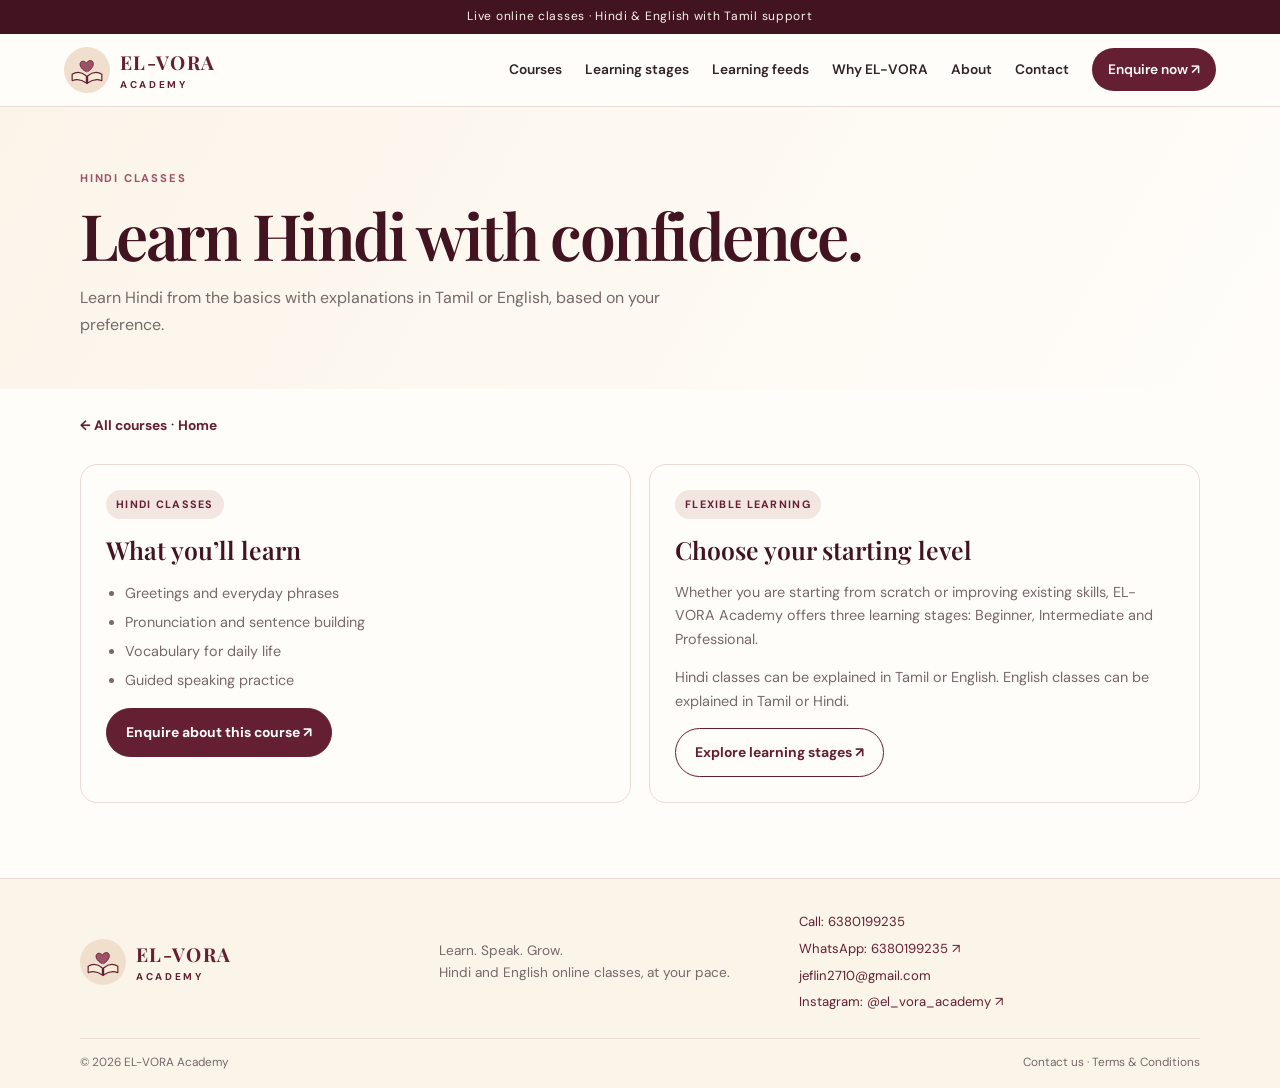
<file: hindi.html>
<!doctype html><html lang="en"><head><meta charset="utf-8"><meta name="viewport" content="width=device-width,initial-scale=1"><meta name="theme-color" content="#641f32"><meta name="description" content="EL-VORA Academy online Hindi and English classes"><title>Spoken Hindi | EL-VORA Academy</title><link rel="stylesheet" href="style.css"></head><body><div class="announcement">Live online classes · Hindi & English with Tamil support</div><header class="header"><a class="brand" href="index.html"><svg viewBox="0 0 64 64" aria-hidden="true"><path d="M7 39 Q19 32 31 42 L31 54 Q19 45 7 50Z" fill="#f7ead7" stroke="#641f32" stroke-width="2"/><path d="M57 39Q45 32 33 42V54Q45 45 57 50Z" fill="#f7ead7" stroke="#641f32" stroke-width="2"/><path d="M32 42V55" stroke="#641f32" stroke-width="2"/><path d="M31 35C13 26 21 11 31 20C40 9 51 23 33 35" fill="#9d5267" stroke="#641f32" stroke-width="1.5"/></svg><span><strong>EL-VORA</strong><small>ACADEMY</small></span></a><button class="menu" id="menu" aria-label="Toggle menu">☰</button><nav class="nav" id="nav"><a href="courses.html">Courses</a><a href="levels.html">Learning stages</a><a href="learning.html">Learning feeds</a><a href="why-us.html">Why EL-VORA</a><a href="about.html">About</a><a href="contact.html">Contact</a><a class="pill" href="enquire.html">Enquire now ↗</a></nav></header><main><section class="page-hero"><div class="wrap"><div class="eyebrow">HINDI CLASSES</div><h1>Learn Hindi with confidence.</h1><p>Learn Hindi from the basics with explanations in Tamil or English, based on your preference.</p></div></section><div class="wrap"><a class="back" href="courses.html">← All courses</a> · <a class="back" href="index.html">Home</a></div><section class="wrap page-content"><div class="course-grid"><article class="card"><span class="tag">HINDI CLASSES</span><h3>What you’ll learn</h3><ul><li>Greetings and everyday phrases</li><li>Pronunciation and sentence building</li><li>Vocabulary for daily life</li><li>Guided speaking practice</li></ul><a class="btn primary" href="enquire.html?course=Spoken%20Hindi">Enquire about this course ↗</a></article><article class="card"><span class="tag">FLEXIBLE LEARNING</span><h3>Choose your starting level</h3><p>Whether you are starting from scratch or improving existing skills, EL-VORA Academy offers three learning stages: Beginner, Intermediate and Professional.</p><p>Hindi classes can be explained in Tamil or English. English classes can be explained in Tamil or Hindi.</p><a class="btn secondary" href="levels.html">Explore learning stages ↗</a></article></div></section></main><footer><div class="footer-main"><a class="brand" href="index.html"><svg viewBox="0 0 64 64" aria-hidden="true"><path d="M7 39 Q19 32 31 42 L31 54 Q19 45 7 50Z" fill="#f7ead7" stroke="#641f32" stroke-width="2"/><path d="M57 39Q45 32 33 42V54Q45 45 57 50Z" fill="#f7ead7" stroke="#641f32" stroke-width="2"/><path d="M32 42V55" stroke="#641f32" stroke-width="2"/><path d="M31 35C13 26 21 11 31 20C40 9 51 23 33 35" fill="#9d5267" stroke="#641f32" stroke-width="1.5"/></svg><span><strong>EL-VORA</strong><small>ACADEMY</small></span></a><p>Learn. Speak. Grow.<br>Hindi and English online classes, at your pace.</p><div class="footer-links"><a href="tel:6380199235">Call: 6380199235</a><a href="https://wa.me/916380199235" target="_blank" rel="noopener">WhatsApp: 6380199235 ↗</a><a href="mailto:jeflin2710@gmail.com">jeflin2710@gmail.com</a><a href="https://instagram.com/el_vora_academy" target="_blank" rel="noopener">Instagram: @el_vora_academy ↗</a></div></div><div class="footer-bottom"><span>© <span class="year"></span> EL-VORA Academy</span><span class="footer-policy"><a href="contact.html">Contact us</a> · <a href="terms.html">Terms &amp; Conditions</a></span></div></footer><script>document.getElementById('menu')?.addEventListener('click',()=>document.getElementById('nav').classList.toggle('open'));document.querySelectorAll('.year').forEach(x=>x.textContent=new Date().getFullYear());</script></body></html>
</file>
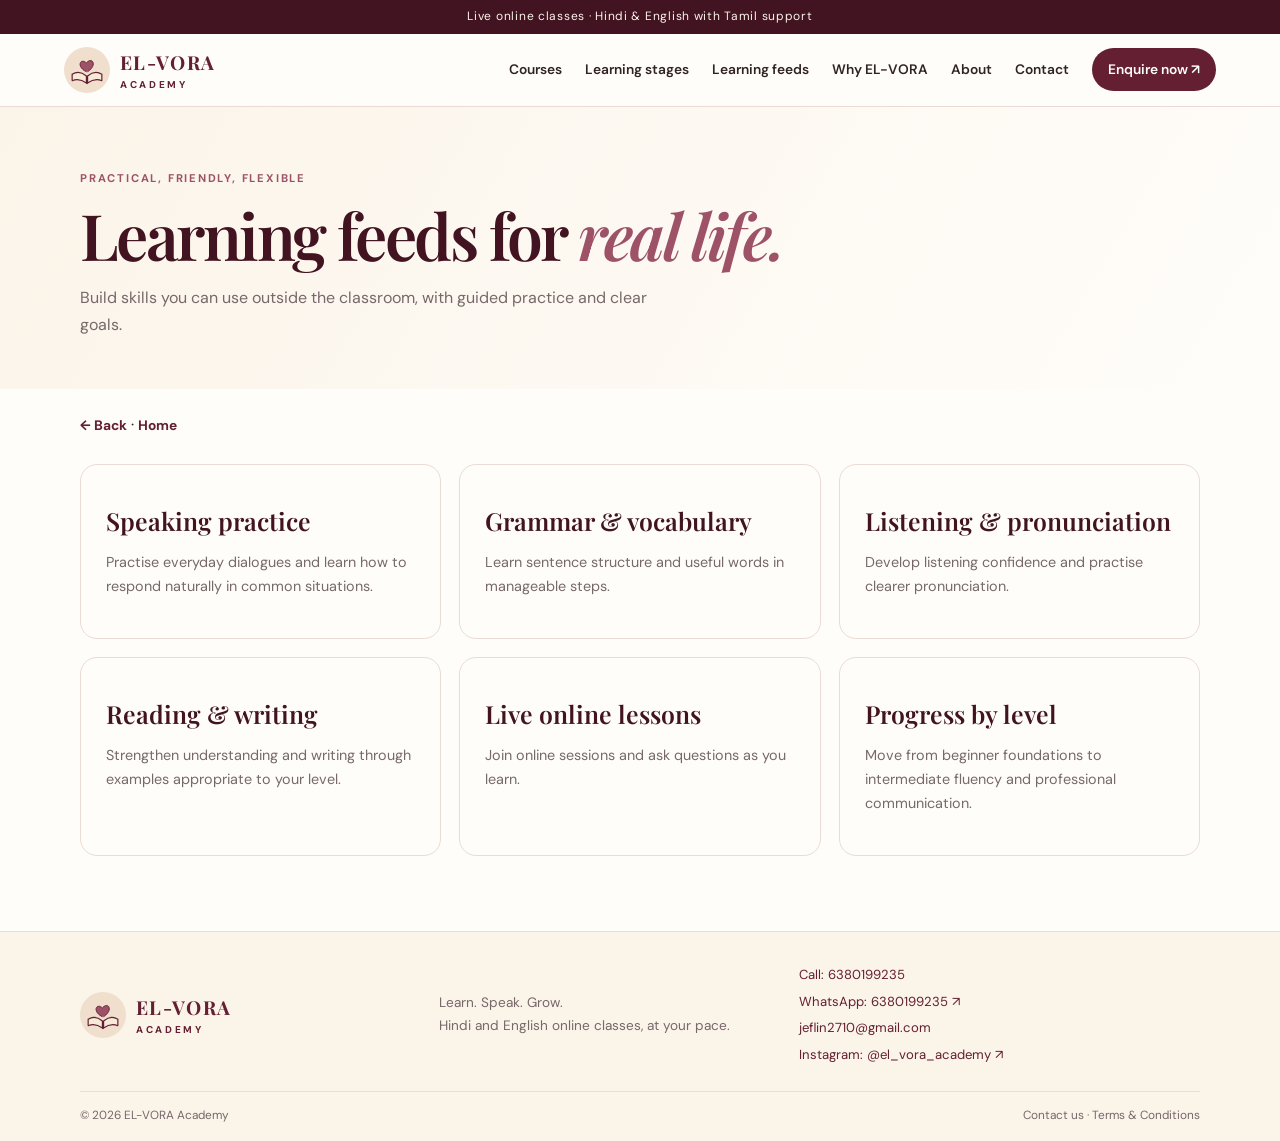
<file: learning.html>
<!doctype html><html lang="en"><head><meta charset="utf-8"><meta name="viewport" content="width=device-width,initial-scale=1"><meta name="theme-color" content="#641f32"><meta name="description" content="EL-VORA Academy online Hindi and English classes"><title>Learning Approach | EL-VORA Academy</title><link rel="stylesheet" href="style.css"></head><body><div class="announcement">Live online classes · Hindi & English with Tamil support</div><header class="header"><a class="brand" href="index.html"><svg viewBox="0 0 64 64" aria-hidden="true"><path d="M7 39 Q19 32 31 42 L31 54 Q19 45 7 50Z" fill="#f7ead7" stroke="#641f32" stroke-width="2"/><path d="M57 39Q45 32 33 42V54Q45 45 57 50Z" fill="#f7ead7" stroke="#641f32" stroke-width="2"/><path d="M32 42V55" stroke="#641f32" stroke-width="2"/><path d="M31 35C13 26 21 11 31 20C40 9 51 23 33 35" fill="#9d5267" stroke="#641f32" stroke-width="1.5"/></svg><span><strong>EL-VORA</strong><small>ACADEMY</small></span></a><button class="menu" id="menu" aria-label="Toggle menu">☰</button><nav class="nav" id="nav"><a href="courses.html">Courses</a><a href="levels.html">Learning stages</a><a href="learning.html">Learning feeds</a><a href="why-us.html">Why EL-VORA</a><a href="about.html">About</a><a href="contact.html">Contact</a><a class="pill" href="enquire.html">Enquire now ↗</a></nav></header><main><section class="page-hero"><div class="wrap"><div class="eyebrow">PRACTICAL, FRIENDLY, FLEXIBLE</div><h1>Learning feeds for <em>real life.</em></h1><p>Build skills you can use outside the classroom, with guided practice and clear goals.</p></div></section><div class="wrap"><a class="back" href="javascript:history.back()" onclick="if(history.length<2)location.href='index.html'">← Back</a> · <a class="back" href="index.html">Home</a></div><section class="wrap page-content"><div class="grid3"><article class="card"><h3>Speaking practice</h3><p>Practise everyday dialogues and learn how to respond naturally in common situations.</p></article><article class="card"><h3>Grammar & vocabulary</h3><p>Learn sentence structure and useful words in manageable steps.</p></article><article class="card"><h3>Listening & pronunciation</h3><p>Develop listening confidence and practise clearer pronunciation.</p></article><article class="card"><h3>Reading & writing</h3><p>Strengthen understanding and writing through examples appropriate to your level.</p></article><article class="card"><h3>Live online lessons</h3><p>Join online sessions and ask questions as you learn.</p></article><article class="card"><h3>Progress by level</h3><p>Move from beginner foundations to intermediate fluency and professional communication.</p></article></div></section></main><footer><div class="footer-main"><a class="brand" href="index.html"><svg viewBox="0 0 64 64" aria-hidden="true"><path d="M7 39 Q19 32 31 42 L31 54 Q19 45 7 50Z" fill="#f7ead7" stroke="#641f32" stroke-width="2"/><path d="M57 39Q45 32 33 42V54Q45 45 57 50Z" fill="#f7ead7" stroke="#641f32" stroke-width="2"/><path d="M32 42V55" stroke="#641f32" stroke-width="2"/><path d="M31 35C13 26 21 11 31 20C40 9 51 23 33 35" fill="#9d5267" stroke="#641f32" stroke-width="1.5"/></svg><span><strong>EL-VORA</strong><small>ACADEMY</small></span></a><p>Learn. Speak. Grow.<br>Hindi and English online classes, at your pace.</p><div class="footer-links"><a href="tel:6380199235">Call: 6380199235</a><a href="https://wa.me/916380199235" target="_blank" rel="noopener">WhatsApp: 6380199235 ↗</a><a href="mailto:jeflin2710@gmail.com">jeflin2710@gmail.com</a><a href="https://instagram.com/el_vora_academy" target="_blank" rel="noopener">Instagram: @el_vora_academy ↗</a></div></div><div class="footer-bottom"><span>© <span class="year"></span> EL-VORA Academy</span><span class="footer-policy"><a href="contact.html">Contact us</a> · <a href="terms.html">Terms &amp; Conditions</a></span></div></footer><script>document.getElementById('menu')?.addEventListener('click',()=>document.getElementById('nav').classList.toggle('open'));document.querySelectorAll('.year').forEach(x=>x.textContent=new Date().getFullYear());</script></body></html>
</file>
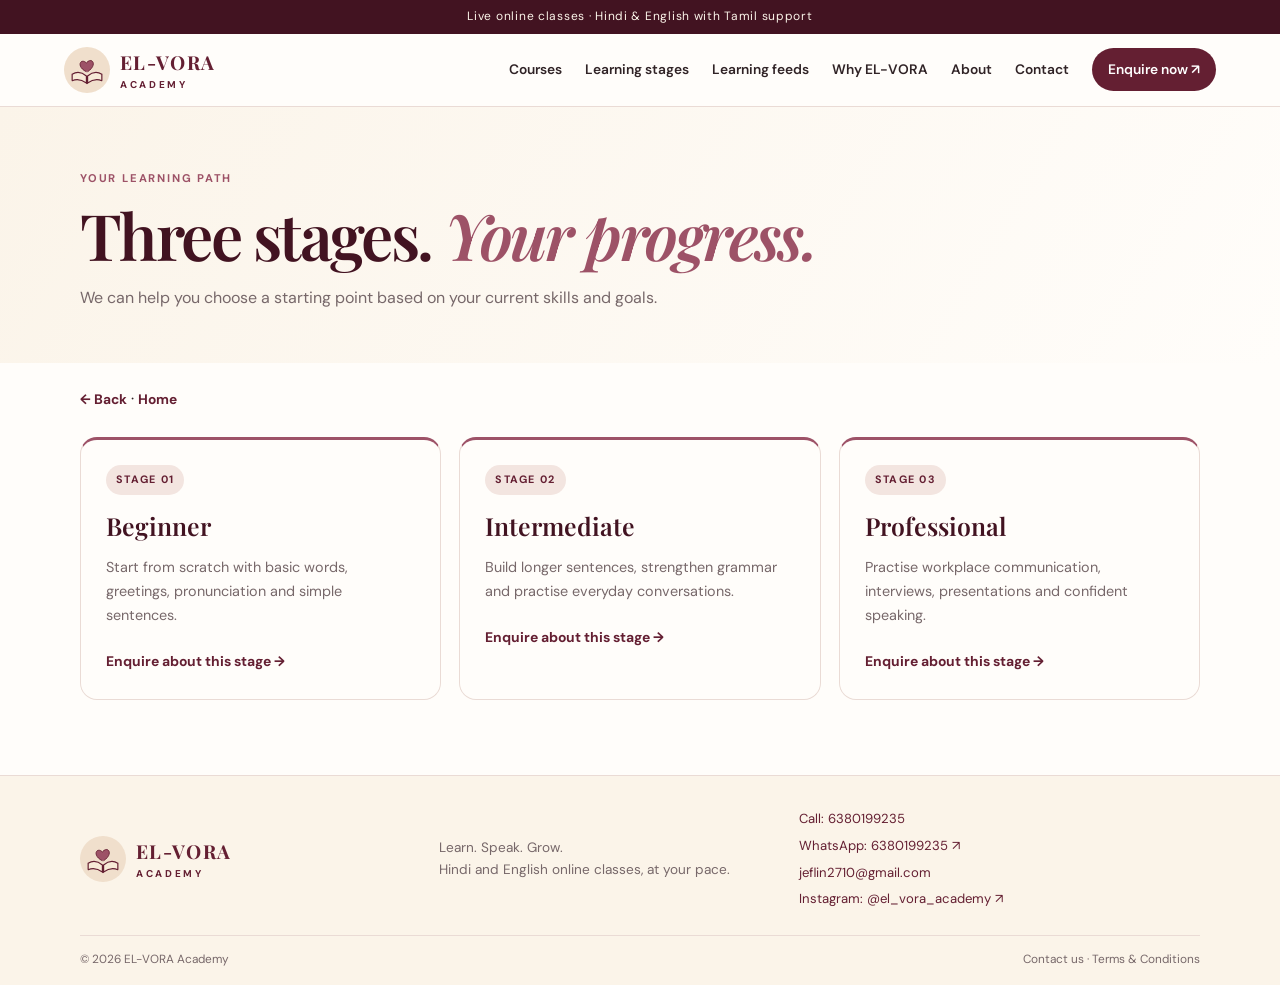
<file: levels.html>
<!doctype html><html lang="en"><head><meta charset="utf-8"><meta name="viewport" content="width=device-width,initial-scale=1"><meta name="theme-color" content="#641f32"><meta name="description" content="EL-VORA Academy online Hindi and English classes"><title>Learning Stages | EL-VORA Academy</title><link rel="stylesheet" href="style.css"></head><body><div class="announcement">Live online classes · Hindi & English with Tamil support</div><header class="header"><a class="brand" href="index.html"><svg viewBox="0 0 64 64" aria-hidden="true"><path d="M7 39 Q19 32 31 42 L31 54 Q19 45 7 50Z" fill="#f7ead7" stroke="#641f32" stroke-width="2"/><path d="M57 39Q45 32 33 42V54Q45 45 57 50Z" fill="#f7ead7" stroke="#641f32" stroke-width="2"/><path d="M32 42V55" stroke="#641f32" stroke-width="2"/><path d="M31 35C13 26 21 11 31 20C40 9 51 23 33 35" fill="#9d5267" stroke="#641f32" stroke-width="1.5"/></svg><span><strong>EL-VORA</strong><small>ACADEMY</small></span></a><button class="menu" id="menu" aria-label="Toggle menu">☰</button><nav class="nav" id="nav"><a href="courses.html">Courses</a><a href="levels.html">Learning stages</a><a href="learning.html">Learning feeds</a><a href="why-us.html">Why EL-VORA</a><a href="about.html">About</a><a href="contact.html">Contact</a><a class="pill" href="enquire.html">Enquire now ↗</a></nav></header><main><section class="page-hero"><div class="wrap"><div class="eyebrow">YOUR LEARNING PATH</div><h1>Three stages. <em>Your progress.</em></h1><p>We can help you choose a starting point based on your current skills and goals.</p></div></section><div class="wrap"><a class="back" href="javascript:history.back()" onclick="if(history.length<2)location.href='index.html'">← Back</a> · <a class="back" href="index.html">Home</a></div><section class="wrap page-content"><div class="grid3"><article class="card stage" id="beginner"><span class="tag">STAGE 01</span><h3>Beginner</h3><p>Start from scratch with basic words, greetings, pronunciation and simple sentences.</p><a class="link" href="enquire.html?level=Beginner">Enquire about this stage →</a></article><article class="card stage" id="intermediate"><span class="tag">STAGE 02</span><h3>Intermediate</h3><p>Build longer sentences, strengthen grammar and practise everyday conversations.</p><a class="link" href="enquire.html?level=Intermediate">Enquire about this stage →</a></article><article class="card stage" id="professional"><span class="tag">STAGE 03</span><h3>Professional</h3><p>Practise workplace communication, interviews, presentations and confident speaking.</p><a class="link" href="enquire.html?level=Professional">Enquire about this stage →</a></article></div></section></main><footer><div class="footer-main"><a class="brand" href="index.html"><svg viewBox="0 0 64 64" aria-hidden="true"><path d="M7 39 Q19 32 31 42 L31 54 Q19 45 7 50Z" fill="#f7ead7" stroke="#641f32" stroke-width="2"/><path d="M57 39Q45 32 33 42V54Q45 45 57 50Z" fill="#f7ead7" stroke="#641f32" stroke-width="2"/><path d="M32 42V55" stroke="#641f32" stroke-width="2"/><path d="M31 35C13 26 21 11 31 20C40 9 51 23 33 35" fill="#9d5267" stroke="#641f32" stroke-width="1.5"/></svg><span><strong>EL-VORA</strong><small>ACADEMY</small></span></a><p>Learn. Speak. Grow.<br>Hindi and English online classes, at your pace.</p><div class="footer-links"><a href="tel:6380199235">Call: 6380199235</a><a href="https://wa.me/916380199235" target="_blank" rel="noopener">WhatsApp: 6380199235 ↗</a><a href="mailto:jeflin2710@gmail.com">jeflin2710@gmail.com</a><a href="https://instagram.com/el_vora_academy" target="_blank" rel="noopener">Instagram: @el_vora_academy ↗</a></div></div><div class="footer-bottom"><span>© <span class="year"></span> EL-VORA Academy</span><span class="footer-policy"><a href="contact.html">Contact us</a> · <a href="terms.html">Terms &amp; Conditions</a></span></div></footer><script>document.getElementById('menu')?.addEventListener('click',()=>document.getElementById('nav').classList.toggle('open'));document.querySelectorAll('.year').forEach(x=>x.textContent=new Date().getFullYear());</script></body></html>
</file>
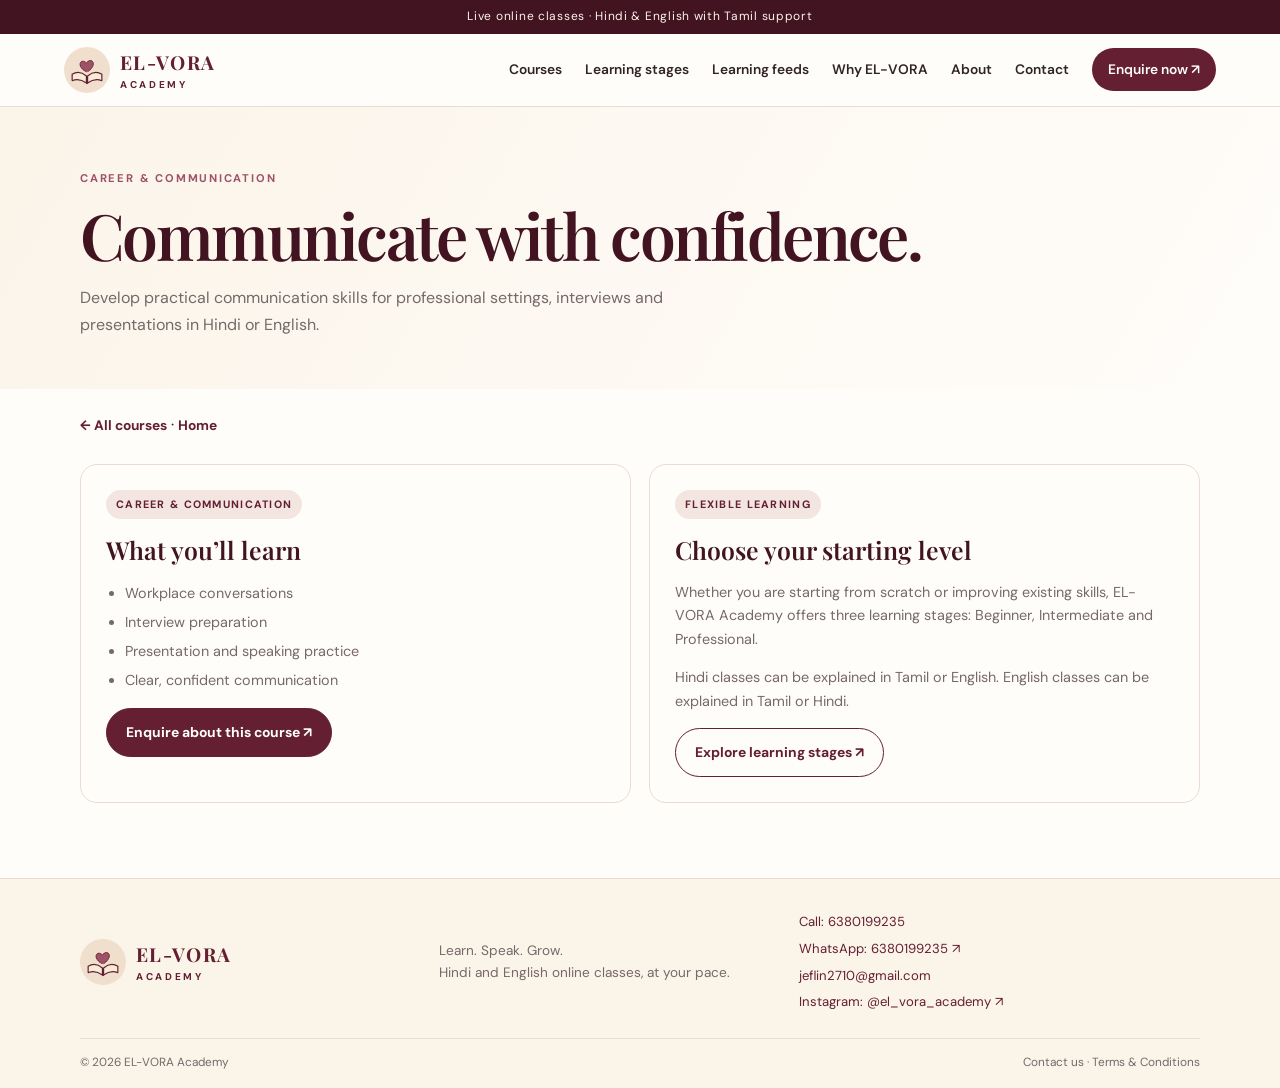
<file: professional-communication.html>
<!doctype html><html lang="en"><head><meta charset="utf-8"><meta name="viewport" content="width=device-width,initial-scale=1"><meta name="theme-color" content="#641f32"><meta name="description" content="EL-VORA Academy online Hindi and English classes"><title>Professional Communication | EL-VORA Academy</title><link rel="stylesheet" href="style.css"></head><body><div class="announcement">Live online classes · Hindi & English with Tamil support</div><header class="header"><a class="brand" href="index.html"><svg viewBox="0 0 64 64" aria-hidden="true"><path d="M7 39 Q19 32 31 42 L31 54 Q19 45 7 50Z" fill="#f7ead7" stroke="#641f32" stroke-width="2"/><path d="M57 39Q45 32 33 42V54Q45 45 57 50Z" fill="#f7ead7" stroke="#641f32" stroke-width="2"/><path d="M32 42V55" stroke="#641f32" stroke-width="2"/><path d="M31 35C13 26 21 11 31 20C40 9 51 23 33 35" fill="#9d5267" stroke="#641f32" stroke-width="1.5"/></svg><span><strong>EL-VORA</strong><small>ACADEMY</small></span></a><button class="menu" id="menu" aria-label="Toggle menu">☰</button><nav class="nav" id="nav"><a href="courses.html">Courses</a><a href="levels.html">Learning stages</a><a href="learning.html">Learning feeds</a><a href="why-us.html">Why EL-VORA</a><a href="about.html">About</a><a href="contact.html">Contact</a><a class="pill" href="enquire.html">Enquire now ↗</a></nav></header><main><section class="page-hero"><div class="wrap"><div class="eyebrow">CAREER & COMMUNICATION</div><h1>Communicate with confidence.</h1><p>Develop practical communication skills for professional settings, interviews and presentations in Hindi or English.</p></div></section><div class="wrap"><a class="back" href="courses.html">← All courses</a> · <a class="back" href="index.html">Home</a></div><section class="wrap page-content"><div class="course-grid"><article class="card"><span class="tag">CAREER & COMMUNICATION</span><h3>What you’ll learn</h3><ul><li>Workplace conversations</li><li>Interview preparation</li><li>Presentation and speaking practice</li><li>Clear, confident communication</li></ul><a class="btn primary" href="enquire.html?course=Professional%20Communication">Enquire about this course ↗</a></article><article class="card"><span class="tag">FLEXIBLE LEARNING</span><h3>Choose your starting level</h3><p>Whether you are starting from scratch or improving existing skills, EL-VORA Academy offers three learning stages: Beginner, Intermediate and Professional.</p><p>Hindi classes can be explained in Tamil or English. English classes can be explained in Tamil or Hindi.</p><a class="btn secondary" href="levels.html">Explore learning stages ↗</a></article></div></section></main><footer><div class="footer-main"><a class="brand" href="index.html"><svg viewBox="0 0 64 64" aria-hidden="true"><path d="M7 39 Q19 32 31 42 L31 54 Q19 45 7 50Z" fill="#f7ead7" stroke="#641f32" stroke-width="2"/><path d="M57 39Q45 32 33 42V54Q45 45 57 50Z" fill="#f7ead7" stroke="#641f32" stroke-width="2"/><path d="M32 42V55" stroke="#641f32" stroke-width="2"/><path d="M31 35C13 26 21 11 31 20C40 9 51 23 33 35" fill="#9d5267" stroke="#641f32" stroke-width="1.5"/></svg><span><strong>EL-VORA</strong><small>ACADEMY</small></span></a><p>Learn. Speak. Grow.<br>Hindi and English online classes, at your pace.</p><div class="footer-links"><a href="tel:6380199235">Call: 6380199235</a><a href="https://wa.me/916380199235" target="_blank" rel="noopener">WhatsApp: 6380199235 ↗</a><a href="mailto:jeflin2710@gmail.com">jeflin2710@gmail.com</a><a href="https://instagram.com/el_vora_academy" target="_blank" rel="noopener">Instagram: @el_vora_academy ↗</a></div></div><div class="footer-bottom"><span>© <span class="year"></span> EL-VORA Academy</span><span class="footer-policy"><a href="contact.html">Contact us</a> · <a href="terms.html">Terms &amp; Conditions</a></span></div></footer><script>document.getElementById('menu')?.addEventListener('click',()=>document.getElementById('nav').classList.toggle('open'));document.querySelectorAll('.year').forEach(x=>x.textContent=new Date().getFullYear());</script></body></html>
</file>
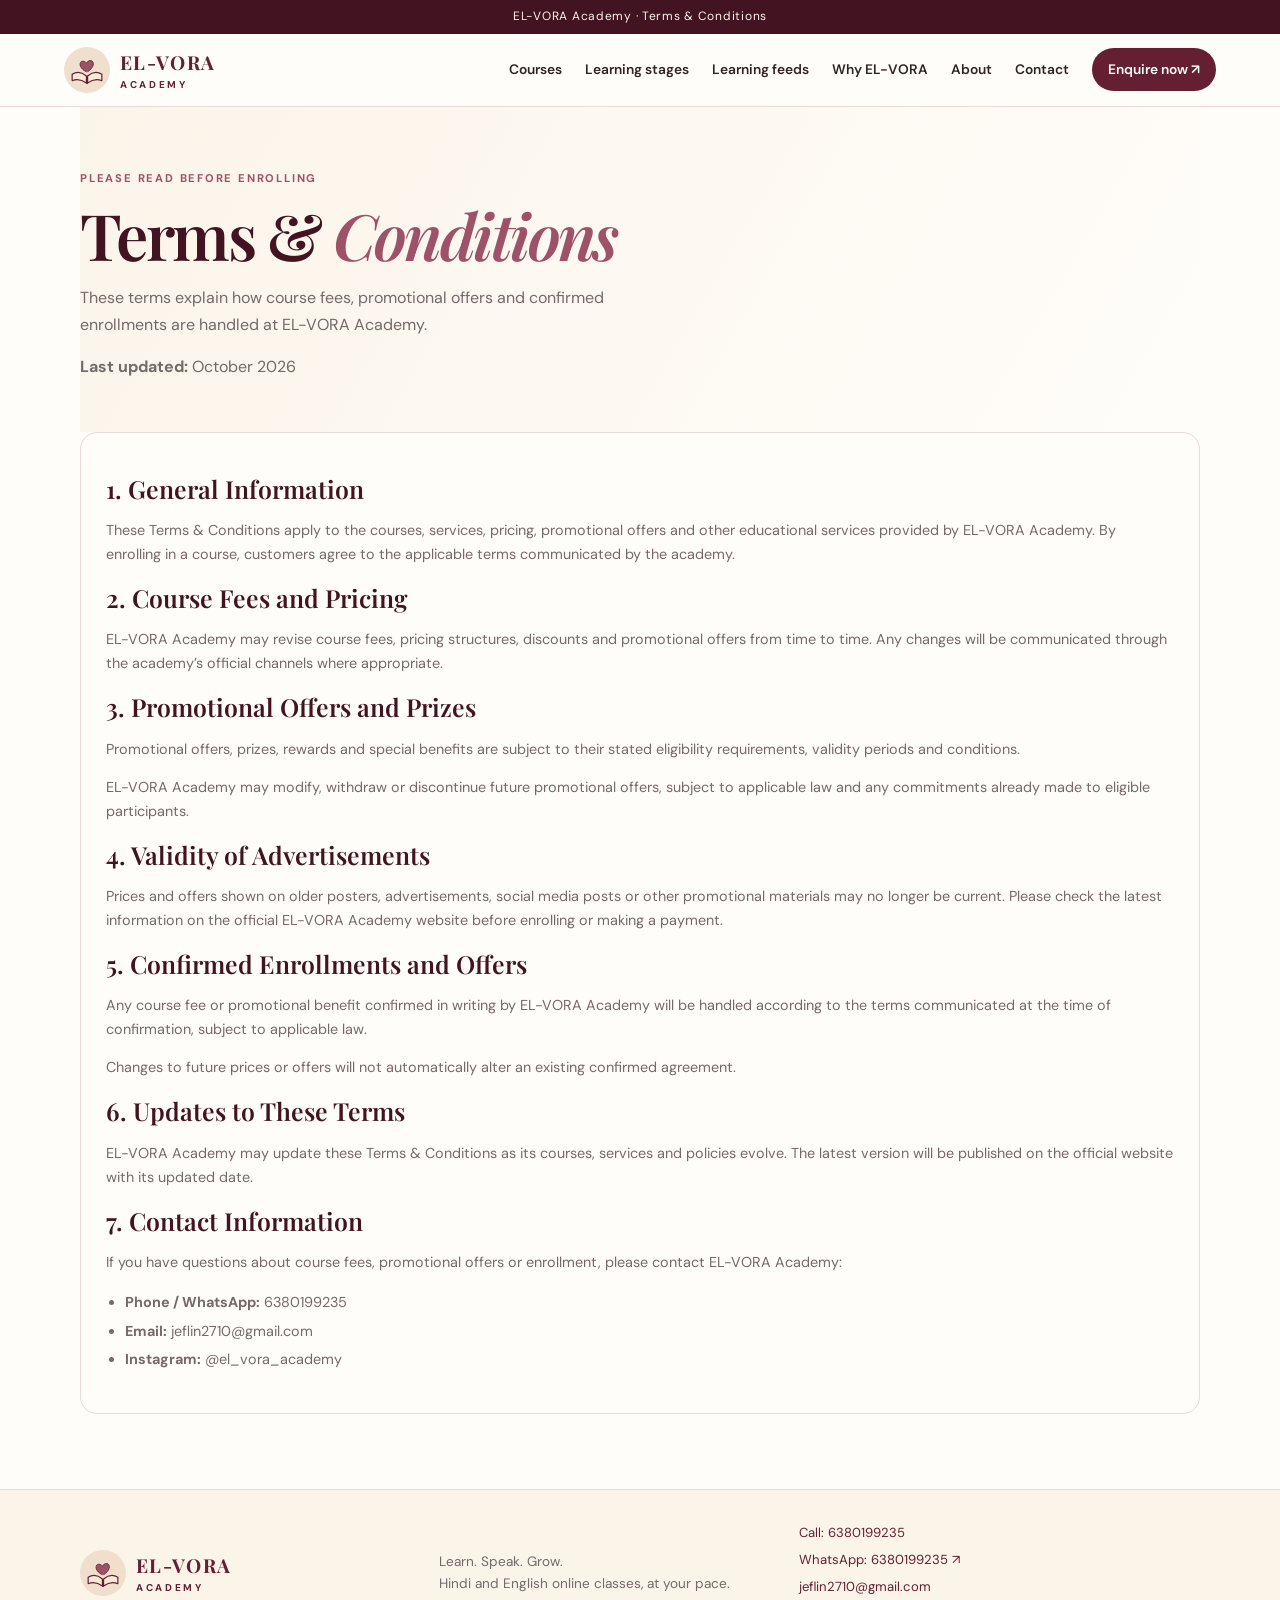
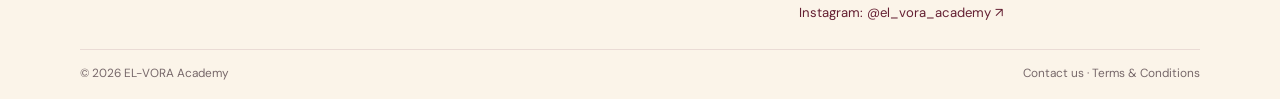
<file: terms.html>
<!doctype html>
<html lang="en">
<head>
<meta charset="utf-8"><meta name="viewport" content="width=device-width,initial-scale=1">
<meta name="theme-color" content="#641f32">
<meta name="description" content="Terms and Conditions for EL-VORA Academy courses, fees and promotional offers.">
<title>Terms &amp; Conditions | EL-VORA Academy</title>
<link rel="stylesheet" href="style.css">
</head>
<body>
<div class="announcement">EL-VORA Academy · Terms &amp; Conditions</div>
<header class="header">
<a class="brand" href="index.html"><svg viewBox="0 0 64 64" aria-hidden="true"><path d="M7 39 Q19 32 31 42 L31 54 Q19 45 7 50Z" fill="#f7ead7" stroke="#641f32" stroke-width="2"/><path d="M57 39Q45 32 33 42V54Q45 45 57 50Z" fill="#f7ead7" stroke="#641f32" stroke-width="2"/><path d="M32 42V55" stroke="#641f32" stroke-width="2"/><path d="M31 35C13 26 21 11 31 20C40 9 51 23 33 35" fill="#9d5267" stroke="#641f32" stroke-width="1.5"/></svg><span><strong>EL-VORA</strong><small>ACADEMY</small></span></a>
<button class="menu" id="menu" aria-label="Toggle menu">☰</button>
<nav class="nav" id="nav"><a href="courses.html">Courses</a><a href="levels.html">Learning stages</a><a href="learning.html">Learning feeds</a><a href="why-us.html">Why EL-VORA</a><a href="about.html">About</a><a href="contact.html">Contact</a><a class="pill" href="enquire.html">Enquire now ↗</a></nav>
</header>
<main>
<section class="wrap page-hero"><div class="eyebrow">PLEASE READ BEFORE ENROLLING</div><h1>Terms &amp; <em>Conditions</em></h1><p>These terms explain how course fees, promotional offers and confirmed enrollments are handled at EL-VORA Academy.</p><p><strong>Last updated:</strong> October 2026</p></section>
<section class="wrap section" style="padding-top:0"><div class="card">
<h3>1. General Information</h3><p>These Terms &amp; Conditions apply to the courses, services, pricing, promotional offers and other educational services provided by EL-VORA Academy. By enrolling in a course, customers agree to the applicable terms communicated by the academy.</p>
<h3>2. Course Fees and Pricing</h3><p>EL-VORA Academy may revise course fees, pricing structures, discounts and promotional offers from time to time. Any changes will be communicated through the academy’s official channels where appropriate.</p>
<h3>3. Promotional Offers and Prizes</h3><p>Promotional offers, prizes, rewards and special benefits are subject to their stated eligibility requirements, validity periods and conditions.</p><p>EL-VORA Academy may modify, withdraw or discontinue future promotional offers, subject to applicable law and any commitments already made to eligible participants.</p>
<h3>4. Validity of Advertisements</h3><p>Prices and offers shown on older posters, advertisements, social media posts or other promotional materials may no longer be current. Please check the latest information on the official EL-VORA Academy website before enrolling or making a payment.</p>
<h3>5. Confirmed Enrollments and Offers</h3><p>Any course fee or promotional benefit confirmed in writing by EL-VORA Academy will be handled according to the terms communicated at the time of confirmation, subject to applicable law.</p><p>Changes to future prices or offers will not automatically alter an existing confirmed agreement.</p>
<h3>6. Updates to These Terms</h3><p>EL-VORA Academy may update these Terms &amp; Conditions as its courses, services and policies evolve. The latest version will be published on the official website with its updated date.</p>
<h3>7. Contact Information</h3><p>If you have questions about course fees, promotional offers or enrollment, please contact EL-VORA Academy:</p><ul><li><strong>Phone / WhatsApp:</strong> <a href="https://wa.me/916380199235">6380199235</a></li><li><strong>Email:</strong> <a href="mailto:jeflin2710@gmail.com">jeflin2710@gmail.com</a></li><li><strong>Instagram:</strong> <a href="https://instagram.com/el_vora_academy" target="_blank" rel="noopener">@el_vora_academy</a></li></ul>
</div></section>
</main>
<footer><div class="footer-main"><a class="brand" href="index.html"><svg viewBox="0 0 64 64" aria-hidden="true"><path d="M7 39 Q19 32 31 42 L31 54 Q19 45 7 50Z" fill="#f7ead7" stroke="#641f32" stroke-width="2"/><path d="M57 39Q45 32 33 42V54Q45 45 57 50Z" fill="#f7ead7" stroke="#641f32" stroke-width="2"/><path d="M32 42V55" stroke="#641f32" stroke-width="2"/><path d="M31 35C13 26 21 11 31 20C40 9 51 23 33 35" fill="#9d5267" stroke="#641f32" stroke-width="1.5"/></svg><span><strong>EL-VORA</strong><small>ACADEMY</small></span></a><p>Learn. Speak. Grow.<br>Hindi and English online classes, at your pace.</p><div class="footer-links"><a href="tel:6380199235">Call: 6380199235</a><a href="https://wa.me/916380199235" target="_blank" rel="noopener">WhatsApp: 6380199235 ↗</a><a href="mailto:jeflin2710@gmail.com">jeflin2710@gmail.com</a><a href="https://instagram.com/el_vora_academy" target="_blank" rel="noopener">Instagram: @el_vora_academy ↗</a></div></div><div class="footer-bottom"><span>© <span class="year"></span> EL-VORA Academy</span><span class="footer-policy"><a href="contact.html">Contact us</a> · <a href="terms.html">Terms &amp; Conditions</a></span></div></footer>
<script>document.getElementById('menu')?.addEventListener('click',()=>document.getElementById('nav').classList.toggle('open'));document.querySelectorAll('.year').forEach(x=>x.textContent=new Date().getFullYear());</script>
</body></html>
</file>
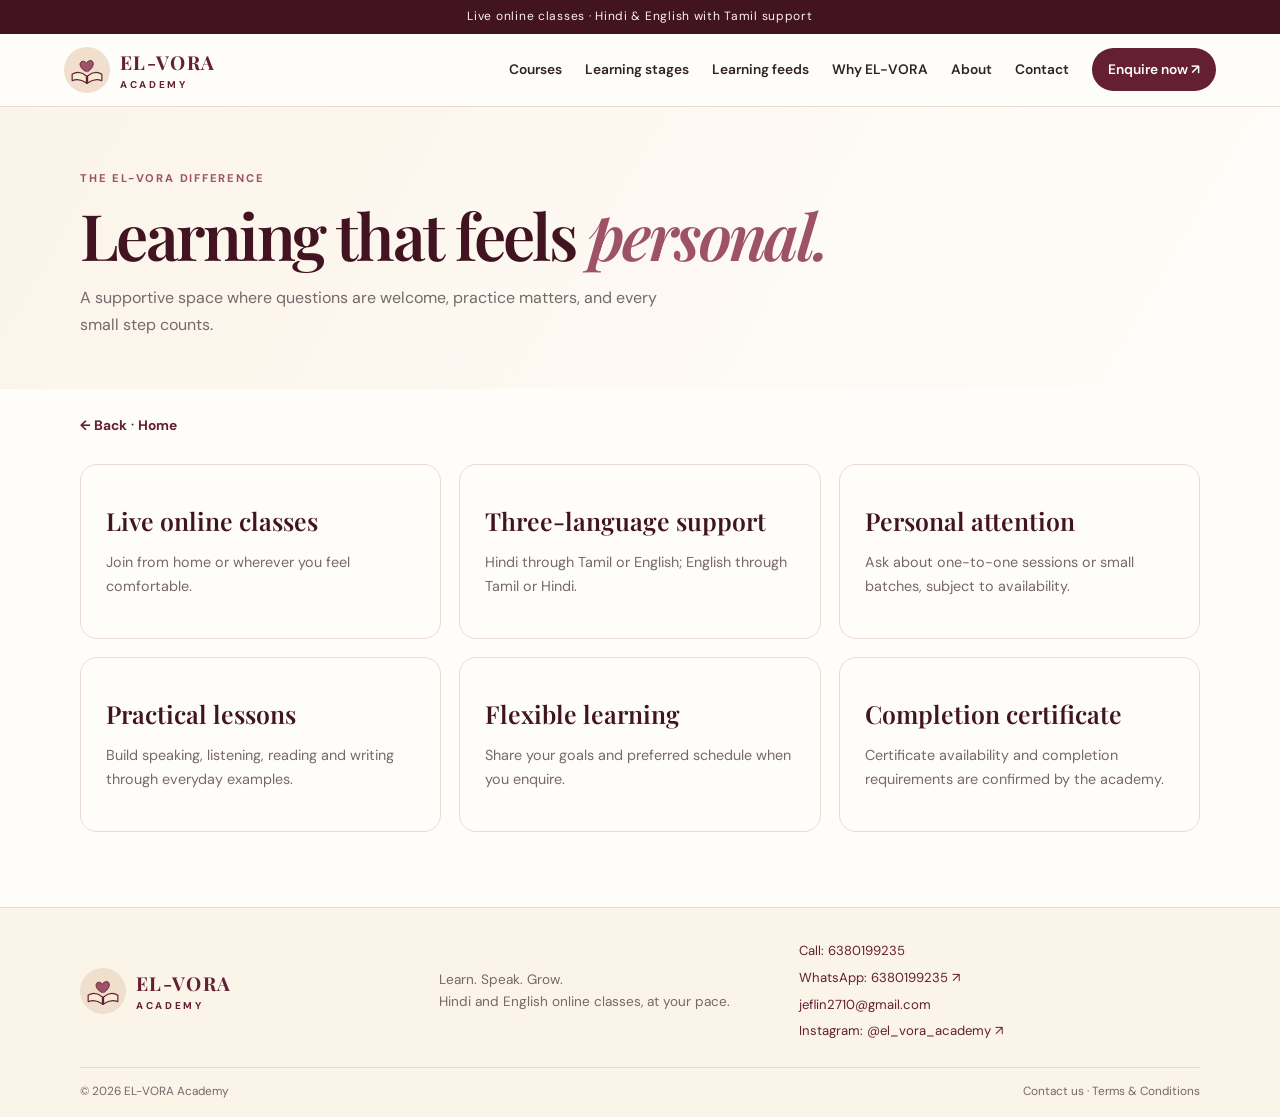
<file: why-us.html>
<!doctype html><html lang="en"><head><meta charset="utf-8"><meta name="viewport" content="width=device-width,initial-scale=1"><meta name="theme-color" content="#641f32"><meta name="description" content="EL-VORA Academy online Hindi and English classes"><title>Why EL-VORA | EL-VORA Academy</title><link rel="stylesheet" href="style.css"></head><body><div class="announcement">Live online classes · Hindi & English with Tamil support</div><header class="header"><a class="brand" href="index.html"><svg viewBox="0 0 64 64" aria-hidden="true"><path d="M7 39 Q19 32 31 42 L31 54 Q19 45 7 50Z" fill="#f7ead7" stroke="#641f32" stroke-width="2"/><path d="M57 39Q45 32 33 42V54Q45 45 57 50Z" fill="#f7ead7" stroke="#641f32" stroke-width="2"/><path d="M32 42V55" stroke="#641f32" stroke-width="2"/><path d="M31 35C13 26 21 11 31 20C40 9 51 23 33 35" fill="#9d5267" stroke="#641f32" stroke-width="1.5"/></svg><span><strong>EL-VORA</strong><small>ACADEMY</small></span></a><button class="menu" id="menu" aria-label="Toggle menu">☰</button><nav class="nav" id="nav"><a href="courses.html">Courses</a><a href="levels.html">Learning stages</a><a href="learning.html">Learning feeds</a><a href="why-us.html">Why EL-VORA</a><a href="about.html">About</a><a href="contact.html">Contact</a><a class="pill" href="enquire.html">Enquire now ↗</a></nav></header><main><section class="page-hero"><div class="wrap"><div class="eyebrow">THE EL-VORA DIFFERENCE</div><h1>Learning that feels <em>personal.</em></h1><p>A supportive space where questions are welcome, practice matters, and every small step counts.</p></div></section><div class="wrap"><a class="back" href="javascript:history.back()" onclick="if(history.length<2)location.href='index.html'">← Back</a> · <a class="back" href="index.html">Home</a></div><section class="wrap page-content"><div class="grid3"><article class="card"><h3>Live online classes</h3><p>Join from home or wherever you feel comfortable.</p></article><article class="card"><h3>Three-language support</h3><p>Hindi through Tamil or English; English through Tamil or Hindi.</p></article><article class="card"><h3>Personal attention</h3><p>Ask about one-to-one sessions or small batches, subject to availability.</p></article><article class="card"><h3>Practical lessons</h3><p>Build speaking, listening, reading and writing through everyday examples.</p></article><article class="card"><h3>Flexible learning</h3><p>Share your goals and preferred schedule when you enquire.</p></article><article class="card"><h3>Completion certificate</h3><p>Certificate availability and completion requirements are confirmed by the academy.</p></article></div></section></main><footer><div class="footer-main"><a class="brand" href="index.html"><svg viewBox="0 0 64 64" aria-hidden="true"><path d="M7 39 Q19 32 31 42 L31 54 Q19 45 7 50Z" fill="#f7ead7" stroke="#641f32" stroke-width="2"/><path d="M57 39Q45 32 33 42V54Q45 45 57 50Z" fill="#f7ead7" stroke="#641f32" stroke-width="2"/><path d="M32 42V55" stroke="#641f32" stroke-width="2"/><path d="M31 35C13 26 21 11 31 20C40 9 51 23 33 35" fill="#9d5267" stroke="#641f32" stroke-width="1.5"/></svg><span><strong>EL-VORA</strong><small>ACADEMY</small></span></a><p>Learn. Speak. Grow.<br>Hindi and English online classes, at your pace.</p><div class="footer-links"><a href="tel:6380199235">Call: 6380199235</a><a href="https://wa.me/916380199235" target="_blank" rel="noopener">WhatsApp: 6380199235 ↗</a><a href="mailto:jeflin2710@gmail.com">jeflin2710@gmail.com</a><a href="https://instagram.com/el_vora_academy" target="_blank" rel="noopener">Instagram: @el_vora_academy ↗</a></div></div><div class="footer-bottom"><span>© <span class="year"></span> EL-VORA Academy</span><span class="footer-policy"><a href="contact.html">Contact us</a> · <a href="terms.html">Terms &amp; Conditions</a></span></div></footer><script>document.getElementById('menu')?.addEventListener('click',()=>document.getElementById('nav').classList.toggle('open'));document.querySelectorAll('.year').forEach(x=>x.textContent=new Date().getFullYear());</script></body></html>
</file>
<file: style.css>
@import url('https://fonts.googleapis.com/css2?family=DM+Sans:wght@400;500;600;700&family=Playfair+Display:wght@500;600;700&display=swap');:root{--wine:#641f32;--dark:#421321;--rose:#9d5267;--cream:#fbf4e9;--sand:#f0dfcc;--ink:#302326;--muted:#77686a;--white:#fffdfa;--line:#eadbd5;--shadow:0 18px 45px #42132112}*{box-sizing:border-box}html{scroll-behavior:smooth}body{margin:0;background:var(--white);color:var(--ink);font:16px/1.65 'DM Sans',sans-serif}a{color:inherit;text-decoration:none}button,input,select,textarea{font:inherit}.announcement{background:var(--dark);color:var(--cream);text-align:center;padding:7px 12px;font-size:.75rem;letter-spacing:.06em}.header{position:sticky;top:0;z-index:20;display:flex;align-items:center;justify-content:space-between;gap:20px;padding:13px 5%;background:#fffdfaef;backdrop-filter:blur(12px);border-bottom:1px solid var(--line)}.brand{display:flex;align-items:center;gap:10px;color:var(--wine)}.brand svg{width:46px;height:46px;background:var(--sand);border-radius:50%;padding:4px}.brand span{display:flex;flex-direction:column;line-height:1.1}.brand strong{font:700 1.2rem 'Playfair Display',serif;letter-spacing:.07em}.brand small{font-size:.62rem;letter-spacing:.27em;font-weight:700;margin-top:5px}.nav{display:flex;align-items:center;gap:23px;font-size:.86rem;font-weight:600}.nav a:hover,.nav a.active{color:var(--rose)}.nav .pill{background:var(--wine);color:white;padding:10px 16px;border-radius:30px}.menu{display:none;background:none;border:0;font-size:1.7rem;color:var(--wine)}.wrap{width:min(1120px,90%);margin:auto}.eyebrow{font-size:.7rem;font-weight:700;letter-spacing:.16em;color:var(--rose);margin-bottom:13px}.hero{display:grid;grid-template-columns:1fr .9fr;gap:50px;align-items:center;padding:78px 0 68px}.hero h1,.page-hero h1{font:600 clamp(3rem,6vw,5rem)/1.08 'Playfair Display',serif;letter-spacing:-.04em;color:var(--dark);margin:0 0 22px}.hero h1 em,.page-hero h1 em,h2 em{color:var(--rose)}.hero p,.page-hero p{color:var(--muted);max-width:610px}.actions{display:flex;gap:12px;flex-wrap:wrap;margin:25px 0}.btn{display:inline-flex;align-items:center;justify-content:center;gap:9px;border:1px solid var(--wine);border-radius:30px;padding:12px 19px;font-weight:700;font-size:.87rem;cursor:pointer}.primary{background:var(--wine);color:white}.secondary{color:var(--wine);background:transparent}.hero-art{min-height:390px;display:grid;place-items:center;position:relative}.orb{position:absolute;width:330px;height:330px;border-radius:48% 52% 60% 40%;background:var(--cream);transform:rotate(-10deg)}.book{position:relative;z-index:1;background:linear-gradient(145deg,#81364b,#4c1728);color:var(--cream);width:250px;height:325px;border-radius:8px 16px 16px 8px;padding:28px;box-shadow:12px 15px 0 var(--sand),var(--shadow);transform:rotate(4deg)}.book small{letter-spacing:.16em;font-size:.6rem}.book div{font:3.2rem/1.03 'Playfair Display',serif;margin-top:36px}.book em{color:#e4c39c}.book b{display:block;margin-top:25px;font-size:.65rem;letter-spacing:.18em}.float{position:absolute;z-index:2;background:white;padding:12px 15px;border:1px solid var(--line);border-radius:13px;box-shadow:var(--shadow);font-size:.8rem}.float.one{top:30px;right:0}.float.two{bottom:25px;left:0}.strip{display:grid;grid-template-columns:repeat(3,1fr);gap:25px;background:var(--cream);padding:25px max(5%,calc((100% - 1120px)/2));border-block:1px solid var(--line)}.strip strong,.strip small{display:block}.strip strong{color:var(--wine)}.strip small{color:var(--muted);font-size:.8rem}.section{padding:75px 0}.section-heading{display:flex;justify-content:space-between;align-items:end;gap:25px;margin-bottom:30px}.section-heading h2,.cta h2{font:600 clamp(2.2rem,4vw,3.2rem)/1.15 'Playfair Display',serif;color:var(--dark);margin:0}.section-heading p{max-width:390px;color:var(--muted);margin:0}.grid3{display:grid;grid-template-columns:repeat(3,1fr);gap:18px}.tile,.card{border:1px solid var(--line);border-radius:17px;padding:25px;background:#fffdfa}.tile .num{font-size:.75rem;color:var(--rose);font-weight:700;letter-spacing:.13em}.tile h3,.card h3{font:600 1.55rem 'Playfair Display',serif;color:var(--dark);margin:14px 0 8px}.tile p,.card p,.card li{font-size:.9rem;color:var(--muted)}.tile a.link,.link{display:inline-block;margin-top:8px;color:var(--wine);font-weight:700;font-size:.87rem}.stages{background:var(--cream)}.stage{border-top:3px solid var(--rose)}.stage .label{font-size:.7rem;color:var(--rose);font-weight:700;letter-spacing:.12em}.feed-grid{display:grid;grid-template-columns:repeat(3,1fr);gap:18px}.feed{background:var(--cream);border-radius:16px;padding:23px}.feed .symbol{font-size:1.6rem;color:var(--rose)}.feed h3{margin:9px 0 4px;color:var(--wine)}.feed p{font-size:.88rem;color:var(--muted);margin-bottom:0}.cta{background:var(--dark);color:var(--cream);padding:43px 0}.cta-inner{display:flex;align-items:center;justify-content:space-between;gap:25px}.cta h2{color:var(--cream)}.cta h2 em{color:#e4c39c}.page-hero{background:linear-gradient(120deg,var(--cream),#fffdfa);padding:62px 0 35px}.page-hero h1{font-size:clamp(2.7rem,5vw,4rem);margin-bottom:12px}.page-hero p{font-size:1rem}.back{display:inline-block;color:var(--wine);font-weight:700;font-size:.86rem;margin:25px 0 0}.page-content{padding:25px 0 75px}.course-grid{display:grid;grid-template-columns:repeat(2,1fr);gap:18px}.tag{display:inline-block;border-radius:25px;background:#f3e5e0;color:var(--wine);font-size:.67rem;font-weight:700;letter-spacing:.12em;padding:6px 10px}.card ul{padding-left:19px}.card li{margin:5px 0}.contact-grid,.enquire-layout{display:grid;grid-template-columns:1fr 1fr;gap:22px}.contact-method{display:block;padding:17px;border:1px solid var(--line);border-radius:13px;margin-bottom:12px}.contact-method strong,.contact-method small{display:block}.contact-method strong{color:var(--wine)}.contact-method small{color:var(--muted)}.form{padding:27px;border:1px solid var(--line);border-radius:18px;background:white;box-shadow:var(--shadow)}.form label{display:block;margin:12px 0 5px;font-size:.8rem;font-weight:700}.form input,.form select,.form textarea{width:100%;padding:12px;border:1px solid var(--line);border-radius:9px;background:#fffdfa}.form .btn{width:100%;margin-top:15px}.form-row{display:grid;grid-template-columns:1fr 1fr;gap:12px}.note{font-size:.72rem;color:var(--muted)}.about{display:grid;grid-template-columns:90px 1fr;gap:25px}.about-mark{display:grid;place-items:center;width:85px;height:85px;background:var(--cream);border-radius:50% 50% 50% 10%;font:3rem 'Playfair Display',serif;color:var(--wine)}footer{background:var(--cream);border-top:1px solid var(--line);padding:32px 5% 16px}.footer-main{max-width:1120px;margin:auto;display:grid;grid-template-columns:1fr 1fr 1.2fr;align-items:center;gap:25px}.footer-main p{font-size:.85rem;color:var(--muted)}.footer-links{display:grid;gap:5px;font-size:.82rem;color:var(--wine)}.footer-bottom{max-width:1120px;margin:25px auto 0;padding-top:14px;border-top:1px solid var(--line);display:flex;justify-content:space-between;font-size:.74rem;color:var(--muted)}.splash{display:none}.show-splash body{overflow:hidden}.show-splash .splash{display:grid;position:fixed;inset:0;z-index:1000;place-items:center;background:var(--cream)}.splash-inner{text-align:center}.splash-logo{font-size:3.5rem;color:var(--wine)}.splash-name{font:2.5rem 'Playfair Display',serif;letter-spacing:.14em;color:var(--wine)}.splash-sub{letter-spacing:.35em;font-size:.75rem;font-weight:700;color:var(--wine)}.splash p{color:var(--rose)}.bar{width:130px;height:3px;background:#e4d3c1;margin:22px auto;overflow:hidden}.bar span{display:block;height:100%;background:var(--wine);animation:load 2s linear forwards}@keyframes load{from{width:0}to{width:100%}}@media(max-width:800px){.nav{gap:12px;font-size:.76rem}.hero{gap:20px}.grid3,.feed-grid{grid-template-columns:1fr 1fr}.footer-main{grid-template-columns:1fr 1fr}.footer-links{grid-column:1/-1}}@media(max-width:650px){.menu{display:block}.nav{display:none;position:absolute;top:100%;left:0;right:0;background:var(--white);padding:20px 5%;border-bottom:1px solid var(--line);box-shadow:var(--shadow);flex-direction:column;align-items:stretch}.nav.open{display:flex}.nav .pill{text-align:center}.hero{grid-template-columns:1fr;padding:50px 0 40px;text-align:center}.hero p{margin-inline:auto}.actions{justify-content:center}.hero-art{min-height:350px}.book{transform:scale(.9) rotate(4deg)}.float.one{right:2%}.float.two{left:2%}.strip{grid-template-columns:1fr;padding:23px 8%;gap:16px}.section{padding:55px 0}.section-heading{display:block}.section-heading p{margin-top:15px}.grid3,.feed-grid,.course-grid,.contact-grid,.enquire-layout{grid-template-columns:1fr}.cta-inner{align-items:flex-start;flex-direction:column}.footer-main{grid-template-columns:1fr}.footer-links{grid-column:auto}.form-row{grid-template-columns:1fr}.about{grid-template-columns:1fr}.about-mark{width:65px;height:65px;font-size:2.2rem}}
</file>
